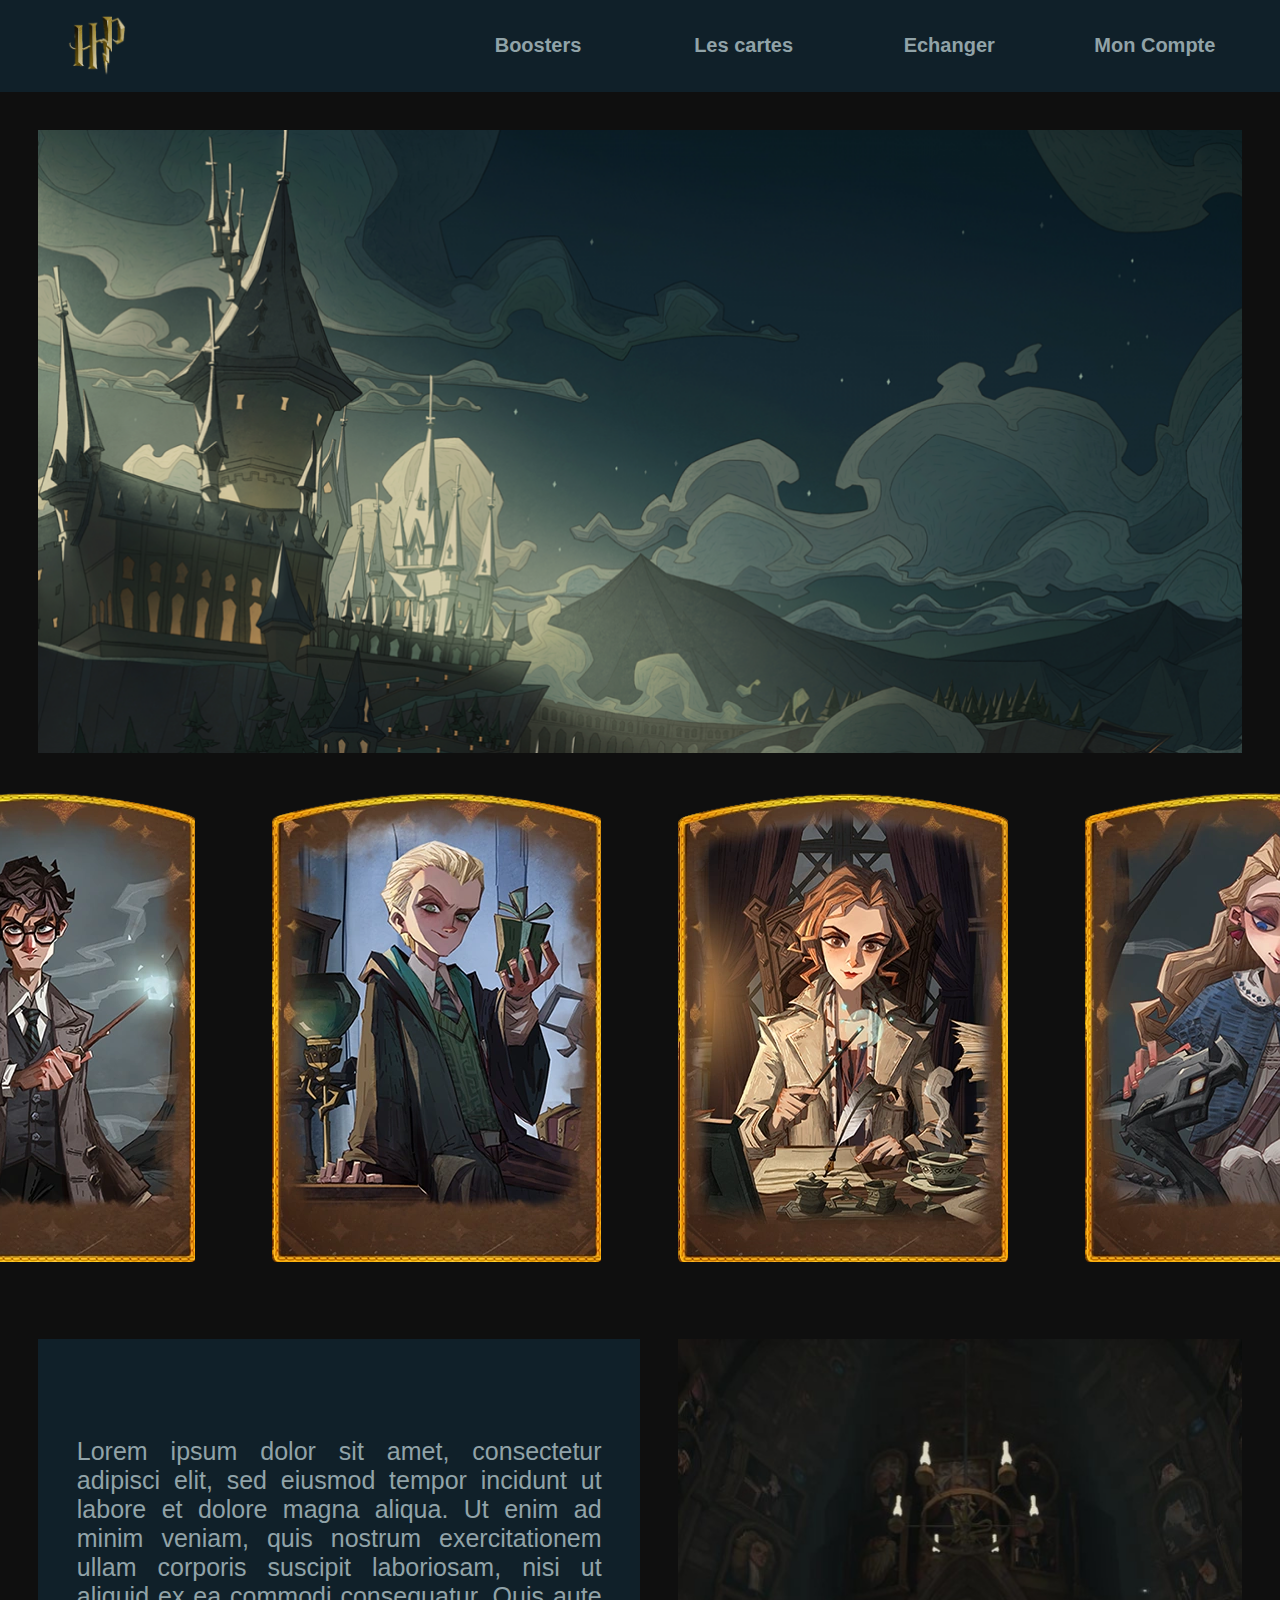
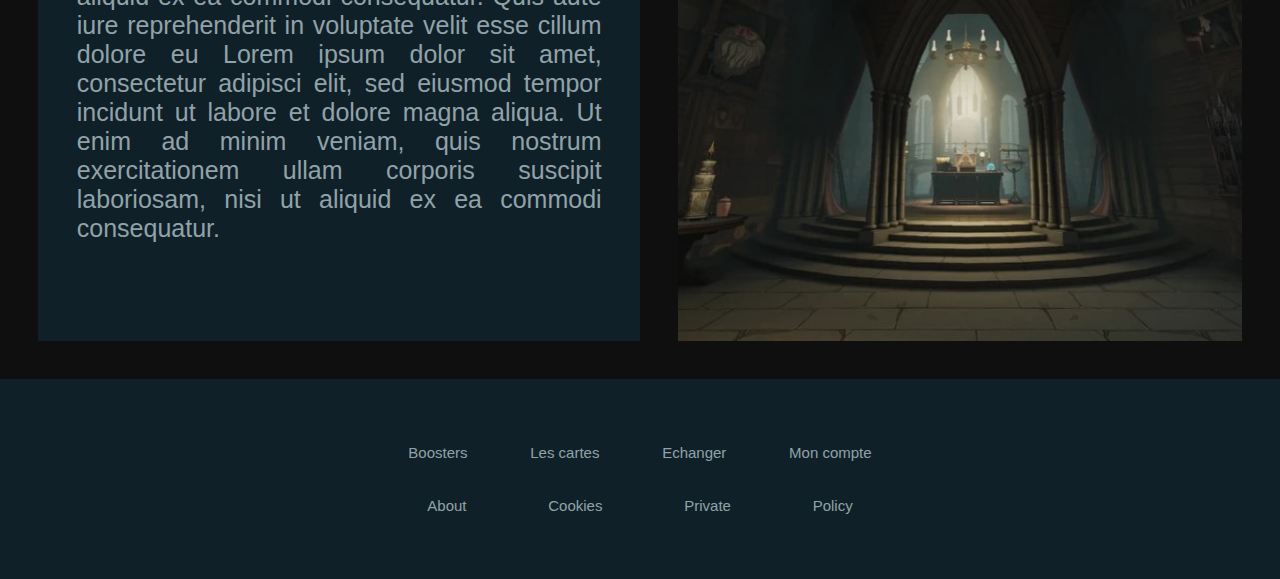
<file: HpCards/index.html>
<html>

    <head>

        <link rel="stylesheet" href="style.css">
        <meta charset="utf-8">
        <meta name="viewport" content="width=device-width, initial-scale=1.0">
        <link rel="stylesheet" href="https://cdnjs.cloudflare.com/ajax/libs/font-awesome/6.5.1/css/all.min.css">

    </head>

    <body>

        <nav>

            <div id="wrap" class="wrap">
                <a href="index.html"><img src="media/Hp-logo.png" alt="logo" class="logo" ></a>
    
                <a class="active" href="#"><i class="fa fa-fw fa-home"></i></a>
    
    
                <ul class="menu_deroulant">
                    <li>
                        <a href="boosters.html">Boosters</a>
                    </li>
                    <li>
                        <a href="lescartes.html">Les cartes</a>
                    </li>
                    <li>
                        <a href="connexion.html">Echanger</a>
                    </li>
                    <li>
                        <a href="connexion.html">Mon Compte</a>
                        <ul class="deroulant">
                            <li><a href="connexion.html">Se connecter</a></li>
                            <li><a href="#">Mes échanges</a></li>
                            <li><a href="#">Mon deck</a></li>
                            <li><a href="#">Paramètres</a></li>
                        </ul>
                    </li>
                </ul>
            </div>

        </nav>

        <div class="flex-container2">
            <img src="media/HP-crop.png" alt="Banner" class="img-responsive">
        </div>

        <div class="flex-container3">
            <img src="media/Harry_Potter_Card.webp" alt="Banner" class="cards">
            <img src="media/Malfoy_Gang_Card.webp" alt="Banner" class="cards">
            <img src="media/Hermione_Granger_Card.webp" alt="Banner" class="cards">
            <img src="media/Luna_Lovegood_Card.webp" alt="Banner" class="cards">
        </div>

        <div class="flex-container5">
            <div class="flex-container4">
                <p>
                    Lorem ipsum dolor sit amet, consectetur adipisci elit, 
                    sed eiusmod tempor incidunt ut labore et dolore magna aliqua. 
                    Ut enim ad minim veniam, quis nostrum exercitationem ullam corporis 
                    suscipit laboriosam, nisi ut aliquid ex ea commodi consequatur. 
                    Quis aute iure reprehenderit in voluptate velit esse cillum dolore eu 
                    Lorem ipsum dolor sit amet, consectetur adipisci elit, 
                    sed eiusmod tempor incidunt ut labore et dolore magna aliqua. 
                    Ut enim ad minim veniam, quis nostrum exercitationem ullam corporis 
                    suscipit laboriosam, nisi ut aliquid ex ea commodi consequatur. 
                </p>
            </div>
            <img class="Text" src="media/The_Headmistress'_Office.jpg" alt="pic">
        </div>

        <footer>

            <ul class="footer_menu">
                <li><a href="boosters.html">Boosters</a></li>
                <li><a href="lescartes.html">Les cartes</a></li>
                <li><a href="connexion.html">Echanger</a></li>
                <li><a href="connexion.html">Mon compte</a></li>
            </ul>

            <ul class="footer">
                <li><a href="">About</a></li>
                <li><a href="">Cookies</a></li>
                <li><a href="">Private</a></li>
                <li><a href="">Policy</a></li>
            </ul>


        </footer>
    </body>

</html>
</file>
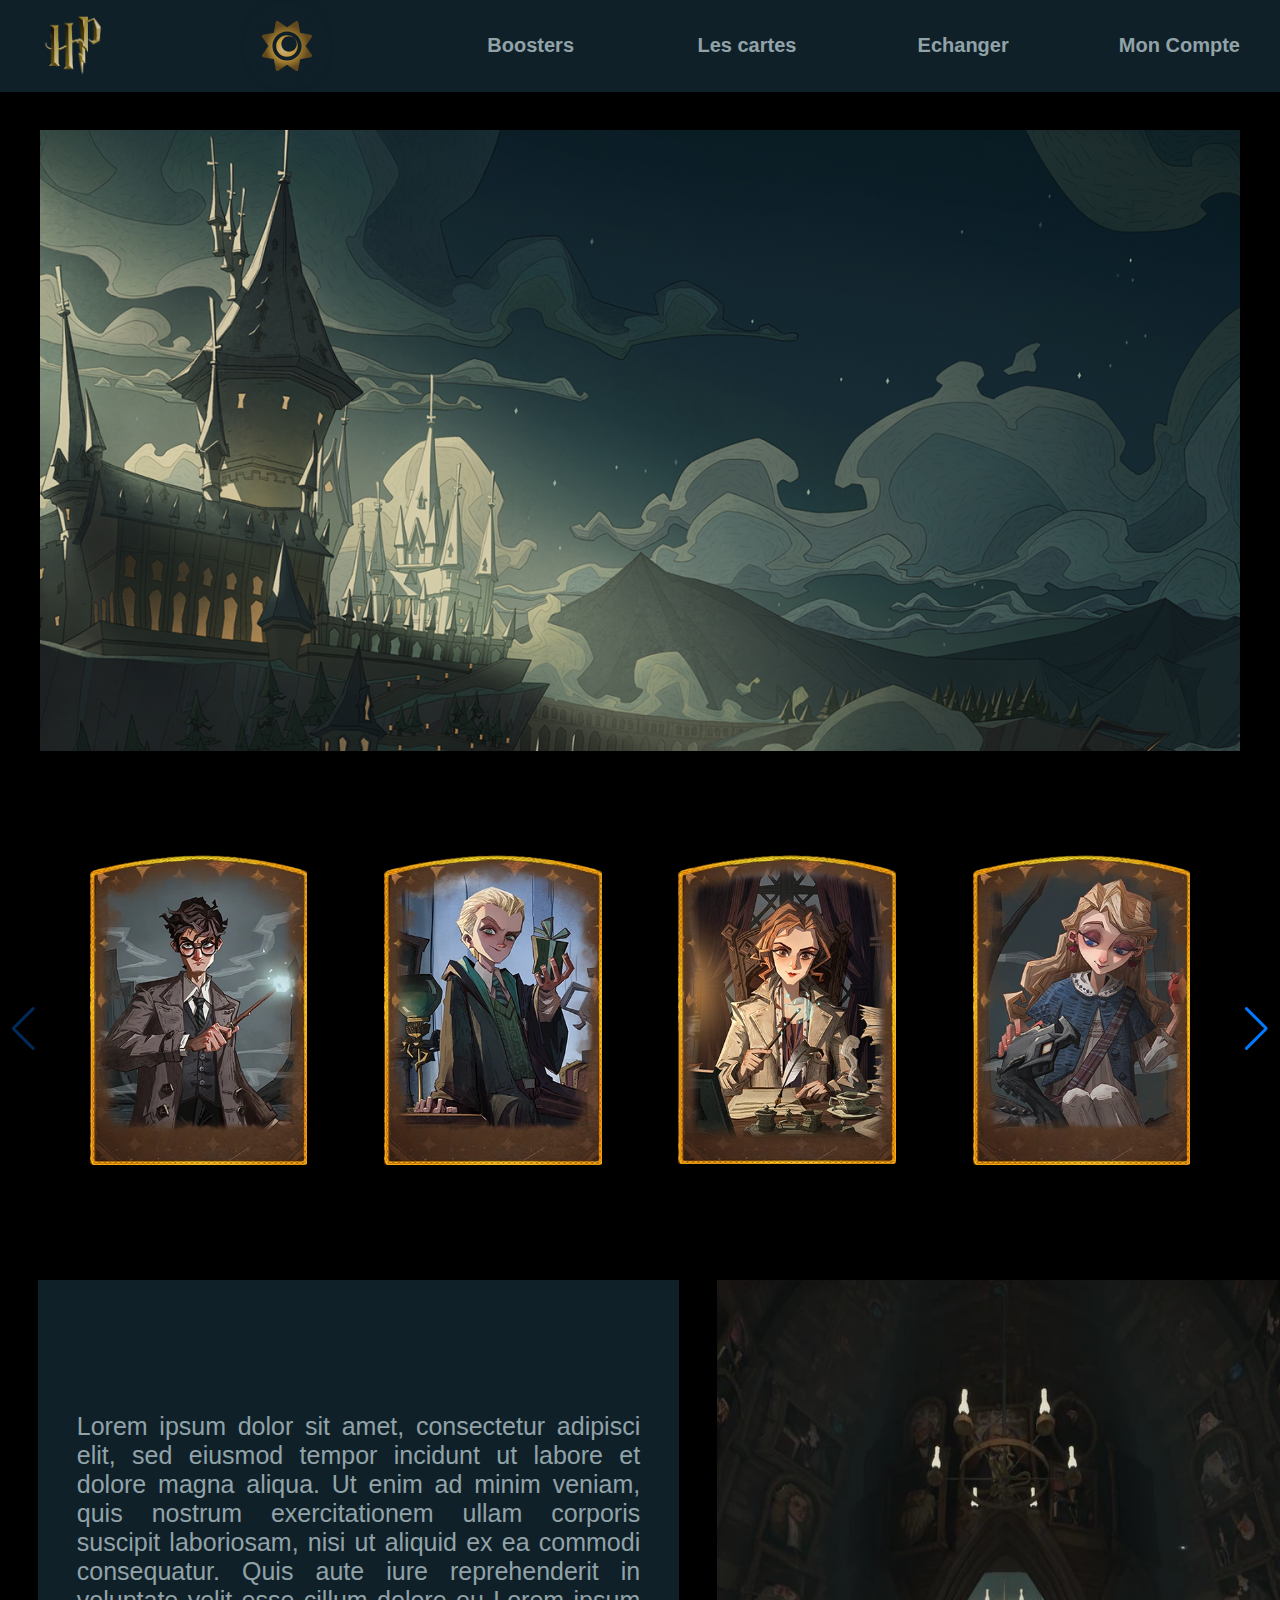
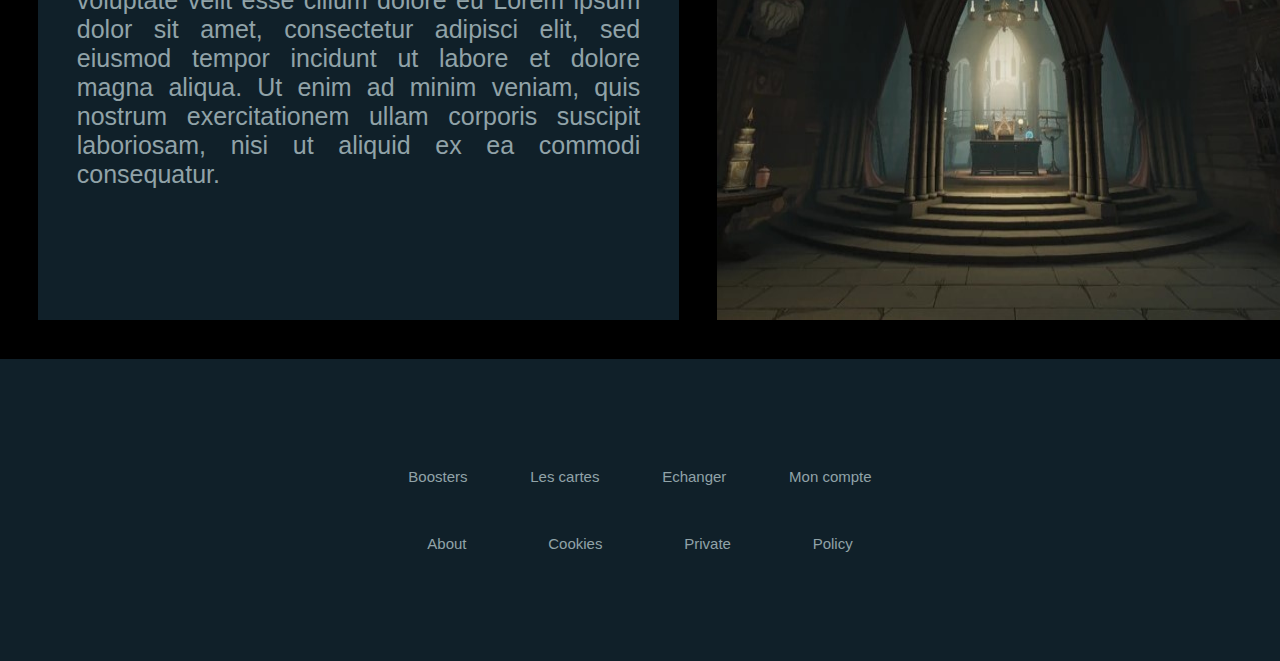
<file: HpJs/index.html>
<!DOCTYPE HTML>

<head>
    <meta charset="utf-8">
    <link rel="stylesheet" href="https://cdn.jsdelivr.net/npm/swiper@11/swiper-bundle.min.css" />
    <link rel="stylesheet" href="style.css">
    <meta name="viewport" content="width=device-width, initial-scale=1, minimum-scale=1, maximum-scale=1" />
    <link rel="stylesheet" href="https://cdnjs.cloudflare.com/ajax/libs/font-awesome/6.5.1/css/all.min.css">
    <link rel="stylesheet" href="https://cdn.jsdelivr.net/npm/swiper@11/swiper-bundle.min.css" />

</head>

<body> 

    <nav class="nav">

        
        <a href="index.html" class="text"><img src="medias/Hp-logo.png" alt="logo" class="logo" ></a>

        <!--
        <button class="buttonDark" onclick="lightMode()"></button>
        -->

        <img class="darkLight" src="medias/darkLight2.svg"  onclick="lightMode()">


        <a class="active" href="#"><i class="fa fa-fw fa-home"></i></a>        

        

        <ul class="menu_deroulant">
            <li>
                <a href="boosters.html" class="text">Boosters</a>
            </li>
            <li>
                <a href="lescartes.html" class="text">Les cartes</a>
            </li>
            <li>
                <a href="connexion.html" class="text">Echanger</a>
            </li>
            <li>
                <a href="connexion.html" class="text">Mon Compte</a>
                
                <ul class="deroulant">
                    <li><a href="connexion.html" class="text">Se connecter</a></li>
                    <li><a href="#" class="text">Mes échanges</a></li>
                    <li><a href="#" class="text">Mon deck</a></li>
                    <li><a href="#" class="text">Paramètres</a></li>
                </ul>
            
            </li>
        </ul>

    </nav>

    
    <!-- Swiper --> 
    <div class="flex-container1">
        <img src="medias/HP-crop.png" alt="Banner" class="img-responsive">
    </div>

    <div class="flex-container2" class="everything">
        <div class="swiper mySwiper">
            <div class="swiper-wrapper" >
                <div class="swiper-slide">        
                    <div class="flex-container3" class="everything">
                        <img src="medias/Harry_Potter_Card.webp" alt="Banner" class="cards">
                        <img src="medias/Malfoy_Gang_Card.webp" alt="Banner" class="cards">
                        <img src="medias/Hermione_Granger_Card.webp" alt="Banner" class="cards">
                        <img src="medias/Luna_Lovegood_Card.webp" alt="Banner" class="cards">
                    </div>                
                </div>
                <div class="swiper-slide">        
                    <div class="flex-container3" class="everything">
                        <img src="medias/Harry_Potter_Card.webp" alt="Banner" class="cards">
                        <img src="medias/Malfoy_Gang_Card.webp" alt="Banner" class="cards">
                        <img src="medias/Hermione_Granger_Card.webp" alt="Banner" class="cards">
                        <img src="medias/Luna_Lovegood_Card.webp" alt="Banner" class="cards">
                    </div>                
                </div>
                <div class="swiper-slide">        
                    <div class="flex-container3" class="everything">
                        <img src="medias/Harry_Potter_Card.webp" alt="Banner" class="cards">
                        <img src="medias/Malfoy_Gang_Card.webp" alt="Banner" class="cards">
                        <img src="medias/Hermione_Granger_Card.webp" alt="Banner" class="cards">
                        <img src="medias/Luna_Lovegood_Card.webp" alt="Banner" class="cards">
                    </div>                
                </div>

            </div>
            <div class="swiper-button-next"></div>
            <div class="swiper-button-prev"></div>
        </div>
    
    </div>

    
    <div class="flex-container5">
        <div class="flex-container4" >
            <p>
                Lorem ipsum dolor sit amet, consectetur adipisci elit, 
                sed eiusmod tempor incidunt ut labore et dolore magna aliqua. 
                Ut enim ad minim veniam, quis nostrum exercitationem ullam corporis 
                suscipit laboriosam, nisi ut aliquid ex ea commodi consequatur. 
                Quis aute iure reprehenderit in voluptate velit esse cillum dolore eu 
                Lorem ipsum dolor sit amet, consectetur adipisci elit, 
                sed eiusmod tempor incidunt ut labore et dolore magna aliqua. 
                Ut enim ad minim veniam, quis nostrum exercitationem ullam corporis 
                suscipit laboriosam, nisi ut aliquid ex ea commodi consequatur. 
            </p>
        </div>
        <img class="Text" src="medias/The_Headmistress'_Office.jpg" alt="pic">
    </div>

    <footer class="every">

        <ul class="footer_menu">
            <li><a href="boosters.html">Boosters</a></li>
            <li><a href="lescartes.html">Les cartes</a></li>
            <li><a href="connexion.html">Echanger</a></li>
            <li><a href="connexion.html">Mon compte</a></li>
        </ul>

        <ul class="footer">
            <li><a href="">About</a></li>
            <li><a href="">Cookies</a></li>
            <li><a href="">Private</a></li>
            <li><a href="">Policy</a></li>
        </ul>


    </footer>



    <script src="https://cdn.jsdelivr.net/npm/swiper@11/swiper-bundle.min.js"></script>
    <script src="main.js"></script>
</body>
</file>
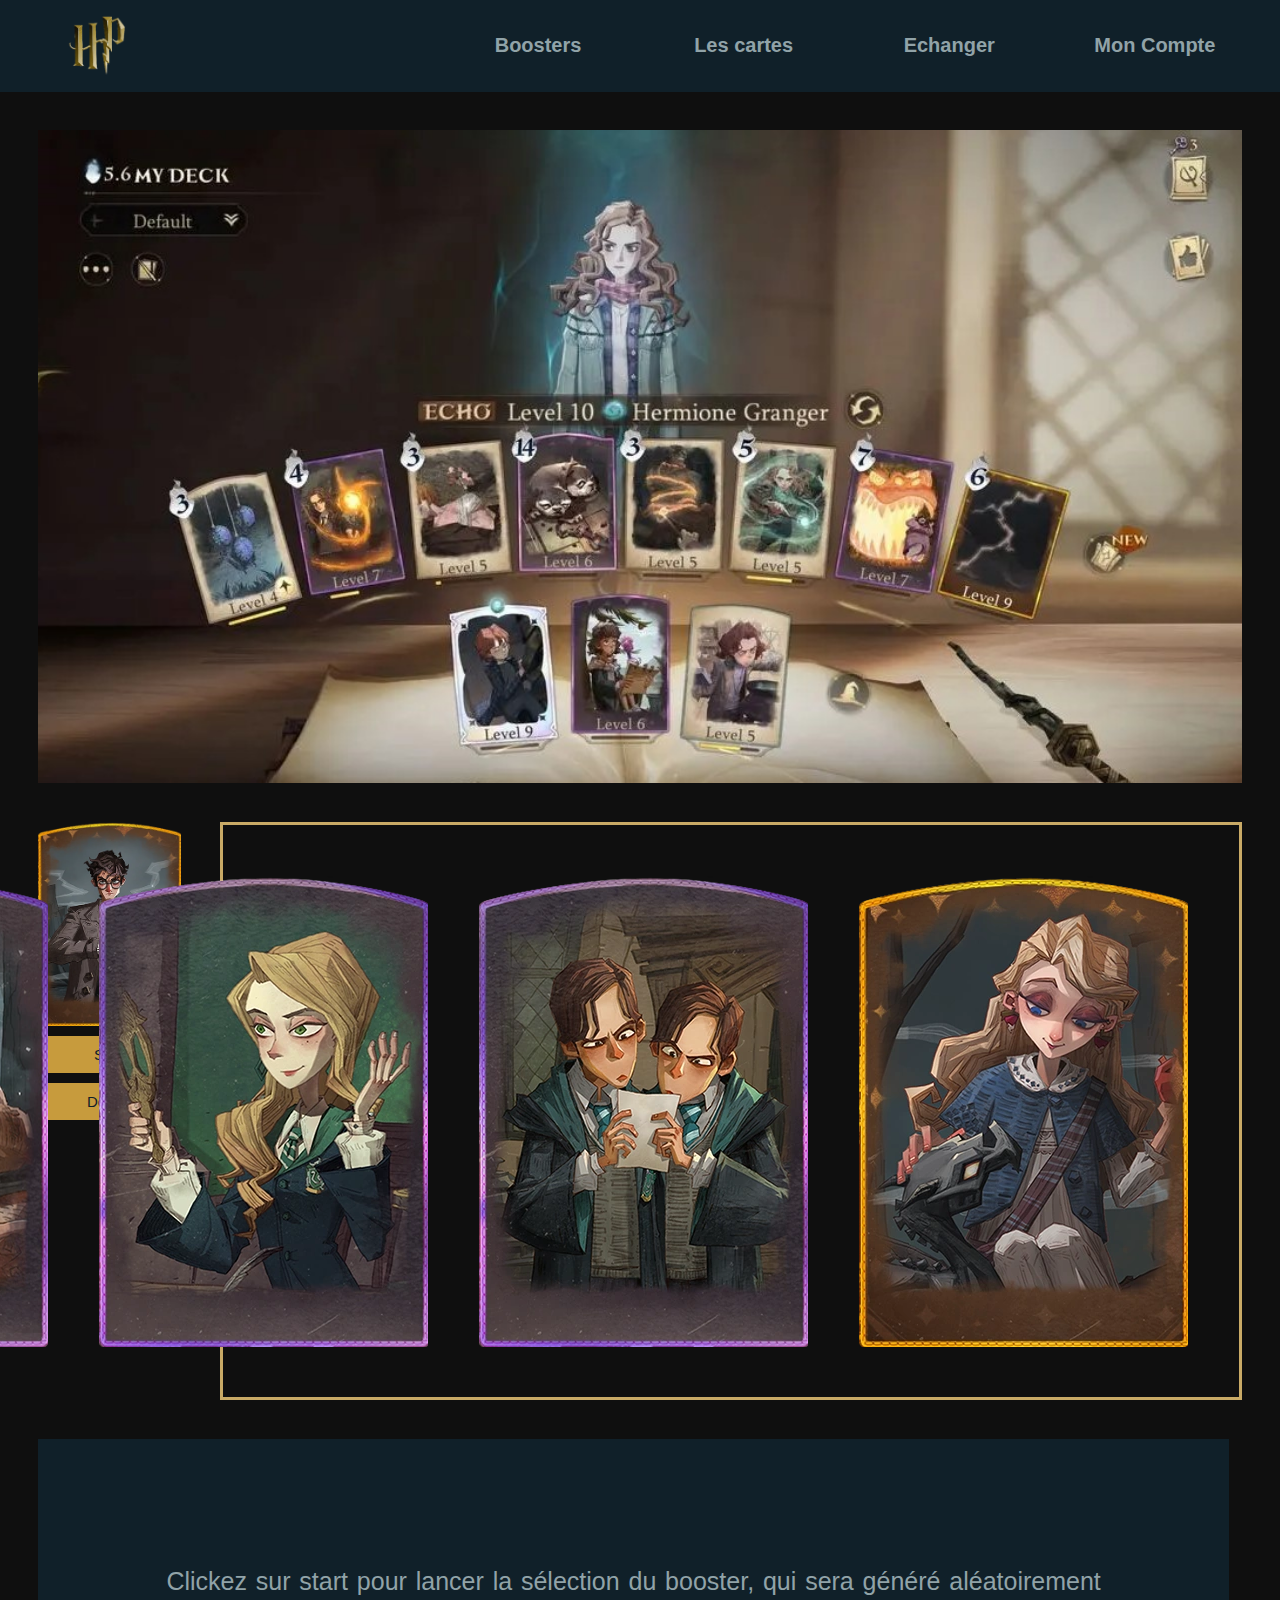
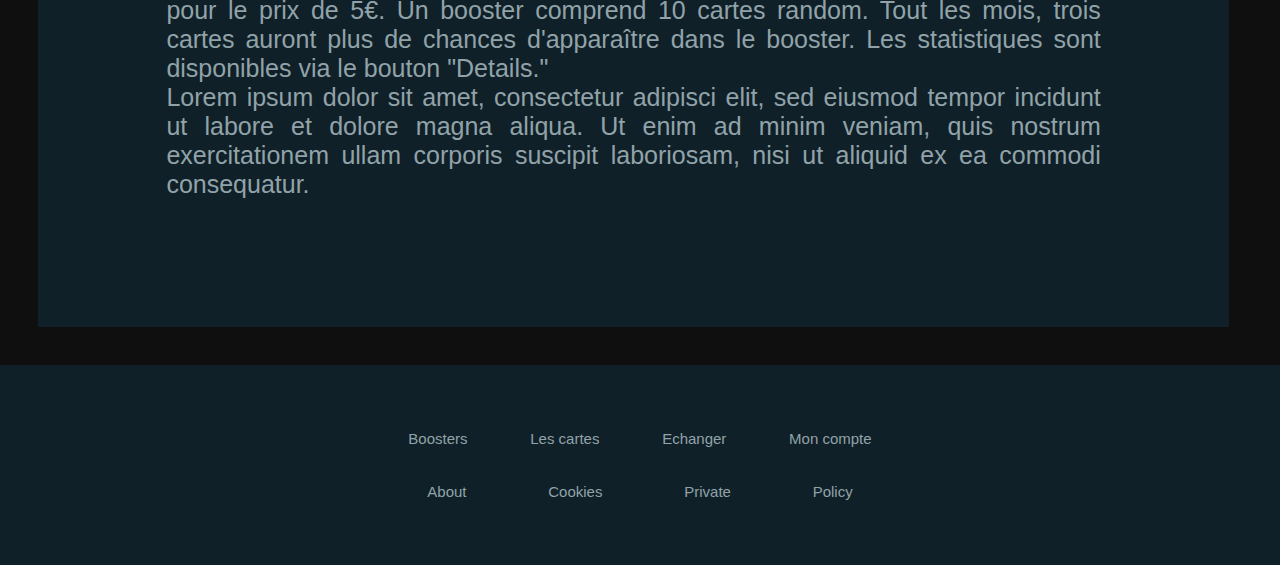
<file: HpCards/boosters.html>
<html>
    <head>

        <link rel="stylesheet" href="style.css">
        <meta charset="utf-8">
        <meta name="viewport" content="width=device-width, initial-scale=1.0">
        <link rel="stylesheet" href="https://cdnjs.cloudflare.com/ajax/libs/font-awesome/6.5.1/css/all.min.css">


    </head>
    <body>

        <nav>

            <div id="wrap" class="wrap">
                <a href="index.html"><img src="media/Hp-logo.png" alt="logo" class="logo" ></a>
    
                <a class="active" href="#"><i class="fa fa-fw fa-home"></i></a>
    
    
                <ul class="menu_deroulant">
                    <li>
                        <a href="boosters.html">Boosters</a>
                    </li>
                    <li>
                        <a href="lescartes.html">Les cartes</a>
                    </li>
                    <li>
                        <a href="connexion.html">Echanger</a>
                    </li>
                    <li>
                        <a href="connexion.html">Mon Compte</a>
                        <ul class="deroulant">
                            <li><a href="connexion.html">Se connecter</a></li>
                            <li><a href="#">Mes échanges</a></li>
                            <li><a href="#">Mon deck</a></li>
                            <li><a href="#">Paramètres</a></li>
                        </ul>
                    </li>
                </ul>
            </div>

        </nav>

        <div class="flex-container2">
            <img src="media/Hp-decks.jpg" alt="Banner" class="img-responsive">
        </div>

        <div class="flex-container7">
            <div class="booster_gacha">
                <img src="media/Harry_Potter_Card.webp" alt="Banner" class="booster">
                <a href="connexion.html" class="button"> Start </a>
                <a href="#" class="button"> Détails </a>
            </div>
            <div class="gacha_cards">
                    <img src="media/Rubeus_Hagrid_Card.webp" alt="Banner" class="cards2">
                    <img src="media/Grawp_Card.webp" alt="Banner" class="cards2">
                    <img src="media/Cassandra_Vole_Card.webp" alt="Banner" class="cards2">
                    <img src="media/Frey_Twins_Card.webp" alt="Banner" class="cards2">
                    <img src="media/Luna_Lovegood_Card.webp" alt="Banner" class="luna">
            </div>
        </div>


        <div class="Text_booster">
            <p class="t_1">
                Clickez sur start pour lancer la sélection du booster, qui sera généré aléatoirement pour le prix de 5€.
                Un booster comprend 10 cartes random. Tout les mois, trois cartes auront plus de chances d'apparaître dans le booster.
                Les statistiques sont disponibles via le bouton "Details."
            </p>
            <p class="t_2">
                Lorem ipsum dolor sit amet, consectetur adipisci elit, 
                sed eiusmod tempor incidunt ut labore et dolore magna aliqua. 
                Ut enim ad minim veniam, quis nostrum exercitationem ullam corporis 
                suscipit laboriosam, nisi ut aliquid ex ea commodi consequatur.
            </p>
        </div>


        <footer>

            <ul class="footer_menu">
                <li><a href="boosters.html">Boosters</a></li>
                <li><a href="lescartes.html">Les cartes</a></li>
                <li><a href="connexion.html">Echanger</a></li>
                <li><a href="connexion.html">Mon compte</a></li>
            </ul>

            <ul class="footer">
                <li><a href="">About</a></li>
                <li><a href="">Cookies</a></li>
                <li><a href="">Private</a></li>
                <li><a href="">Policy</a></li>
            </ul>


        </footer>
    </body>

</html>
</file>
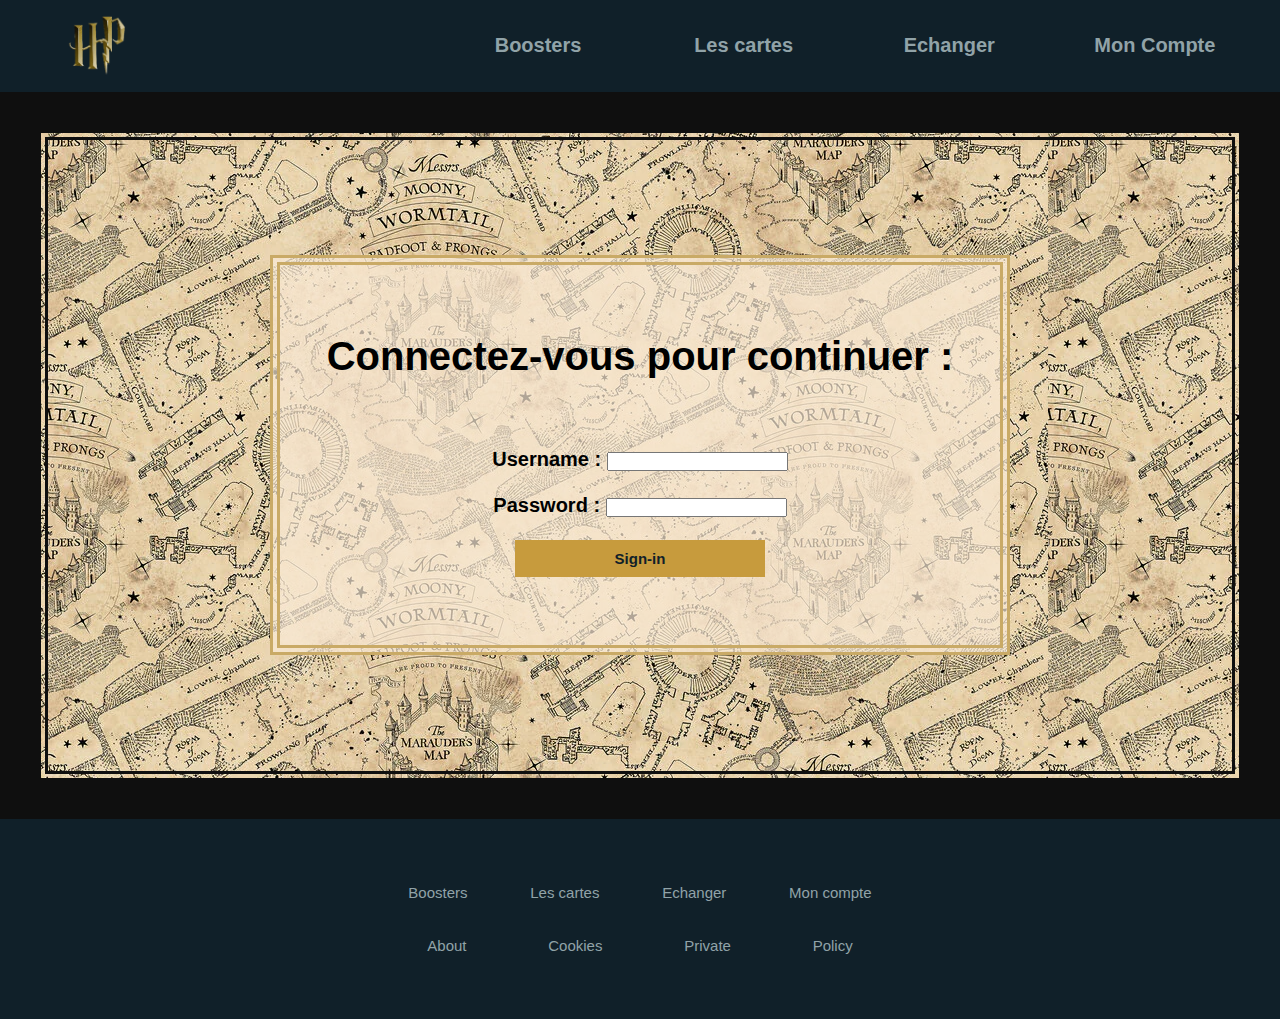
<file: HpCards/connexion.html>
<html>
    <head>

        <link rel="stylesheet" href="style.css">
        <meta charset="utf-8">
        <meta name="viewport" content="width=device-width, initial-scale=1.0">
        <link rel="stylesheet" href="https://cdnjs.cloudflare.com/ajax/libs/font-awesome/6.5.1/css/all.min.css">
        
    </head>

    <body>
        
        <nav>

            <div id="wrap" class="wrap">
                <a href="index.html"><img src="media/Hp-logo.png" alt="logo" class="logo" ></a>
    
                <a class="active" href="#"><i class="fa fa-fw fa-home"></i></a>
    
    
                <ul class="menu_deroulant">
                    <li>
                        <a href="boosters.html">Boosters</a>
                    </li>
                    <li>
                        <a href="lescartes.html">Les cartes</a>
                    </li>
                    <li>
                        <a href="connexion.html">Echanger</a>
                    </li>
                    <li>
                        <a href="connexion.html">Mon Compte</a>
                        <ul class="deroulant">
                            <li><a href="connexion.html">Se connecter</a></li>
                            <li><a href="#">Mes échanges</a></li>
                            <li><a href="#">Mon deck</a></li>
                            <li><a href="#">Paramètres</a></li>
                        </ul>
                    </li>
                </ul>
            </div>

        </nav>

        <div class="connexion">

            <div class="bckg">
                <h1> Connectez-vous pour continuer :</h1>

                <form action="#" method="get" class="form">
                    <label for="username">Username :</label>
                    <input type="text" id="username" name="username"><br><br>
                    <label for="password">Password :</label>
                    <input type="text" id="password" name="password"><br><br>
                    <input type="submit" value="Sign-in" class="submit">
    
                </form>
            </div>

        </div>

        <footer>

            <ul class="footer_menu">
                <li><a href="boosters.html">Boosters</a></li>
                <li><a href="lescartes.html">Les cartes</a></li>
                <li><a href="connexion.html">Echanger</a></li>
                <li><a href="connexion.html">Mon compte</a></li>
            </ul>

            <ul class="footer">
                <li><a href="">About</a></li>
                <li><a href="">Cookies</a></li>
                <li><a href="">Private</a></li>
                <li><a href="">Policy</a></li>
            </ul>


        </footer>

    </body>
</html>
</file>
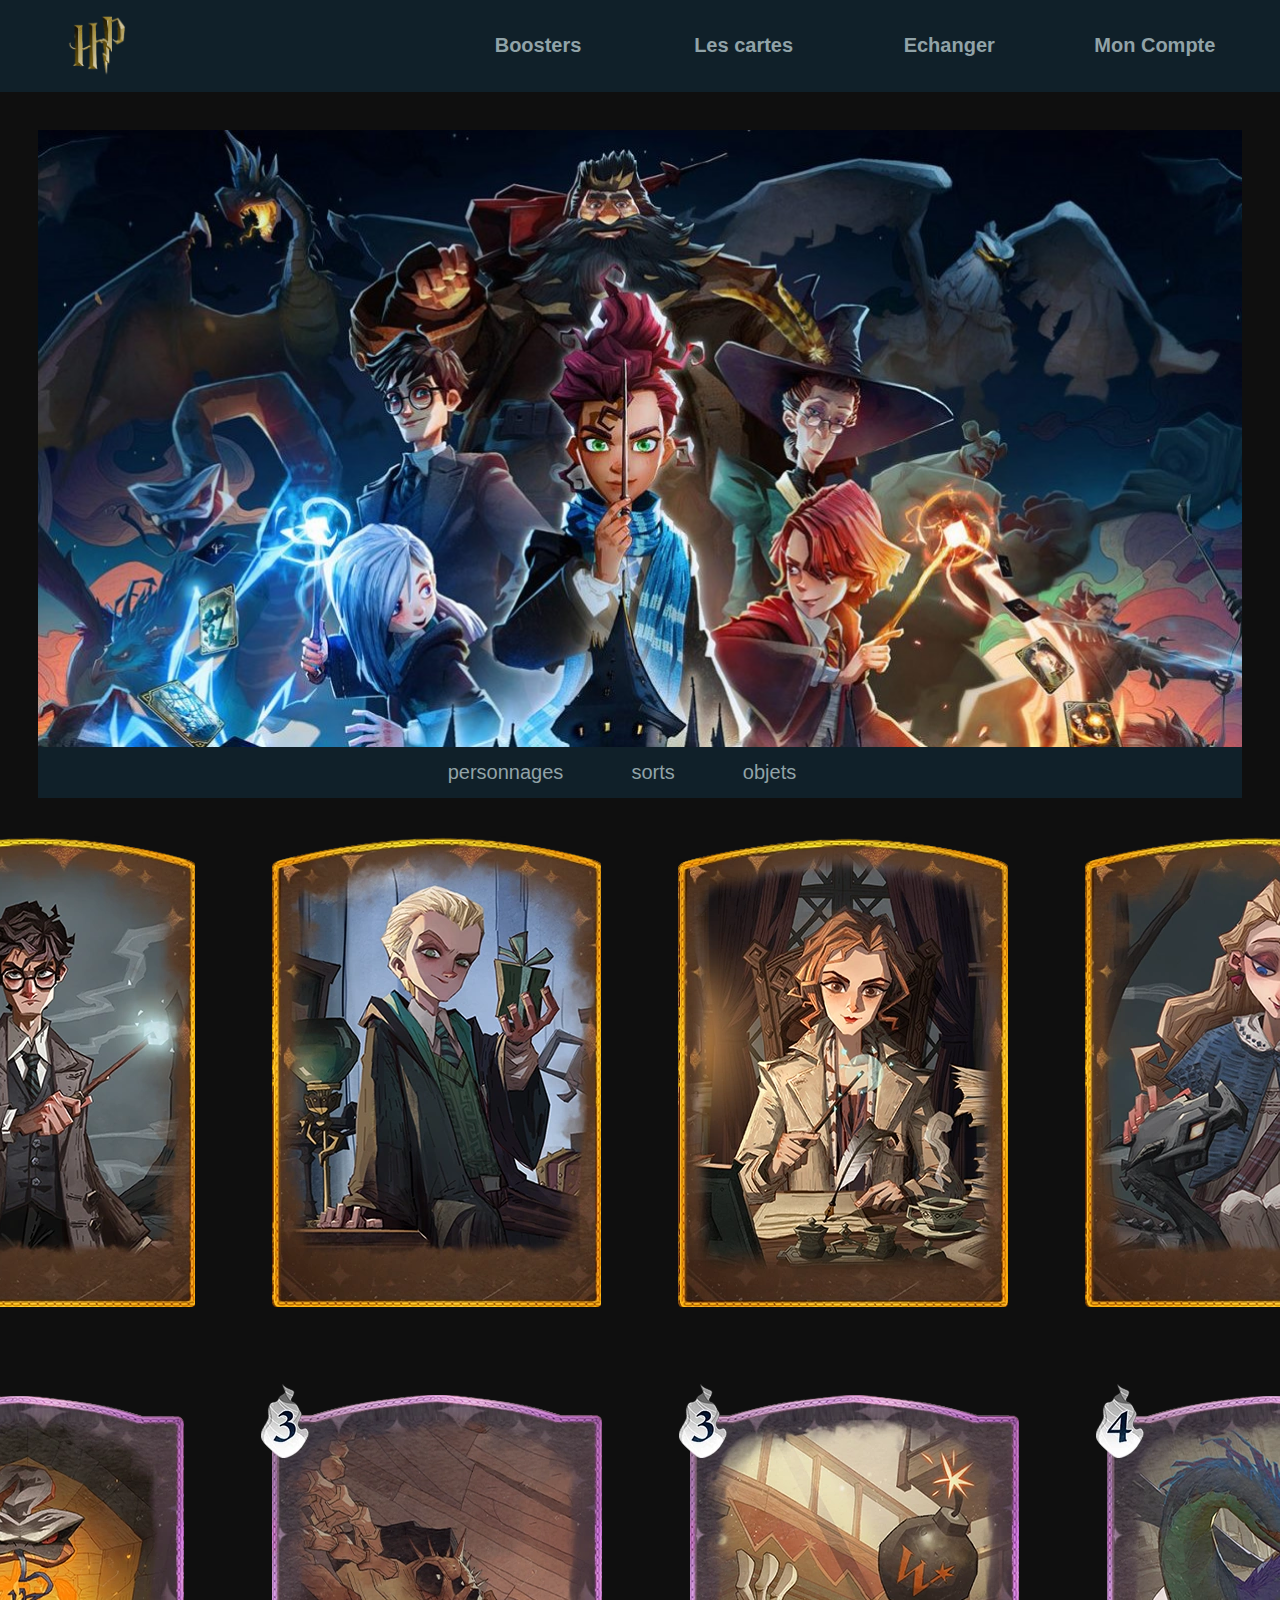
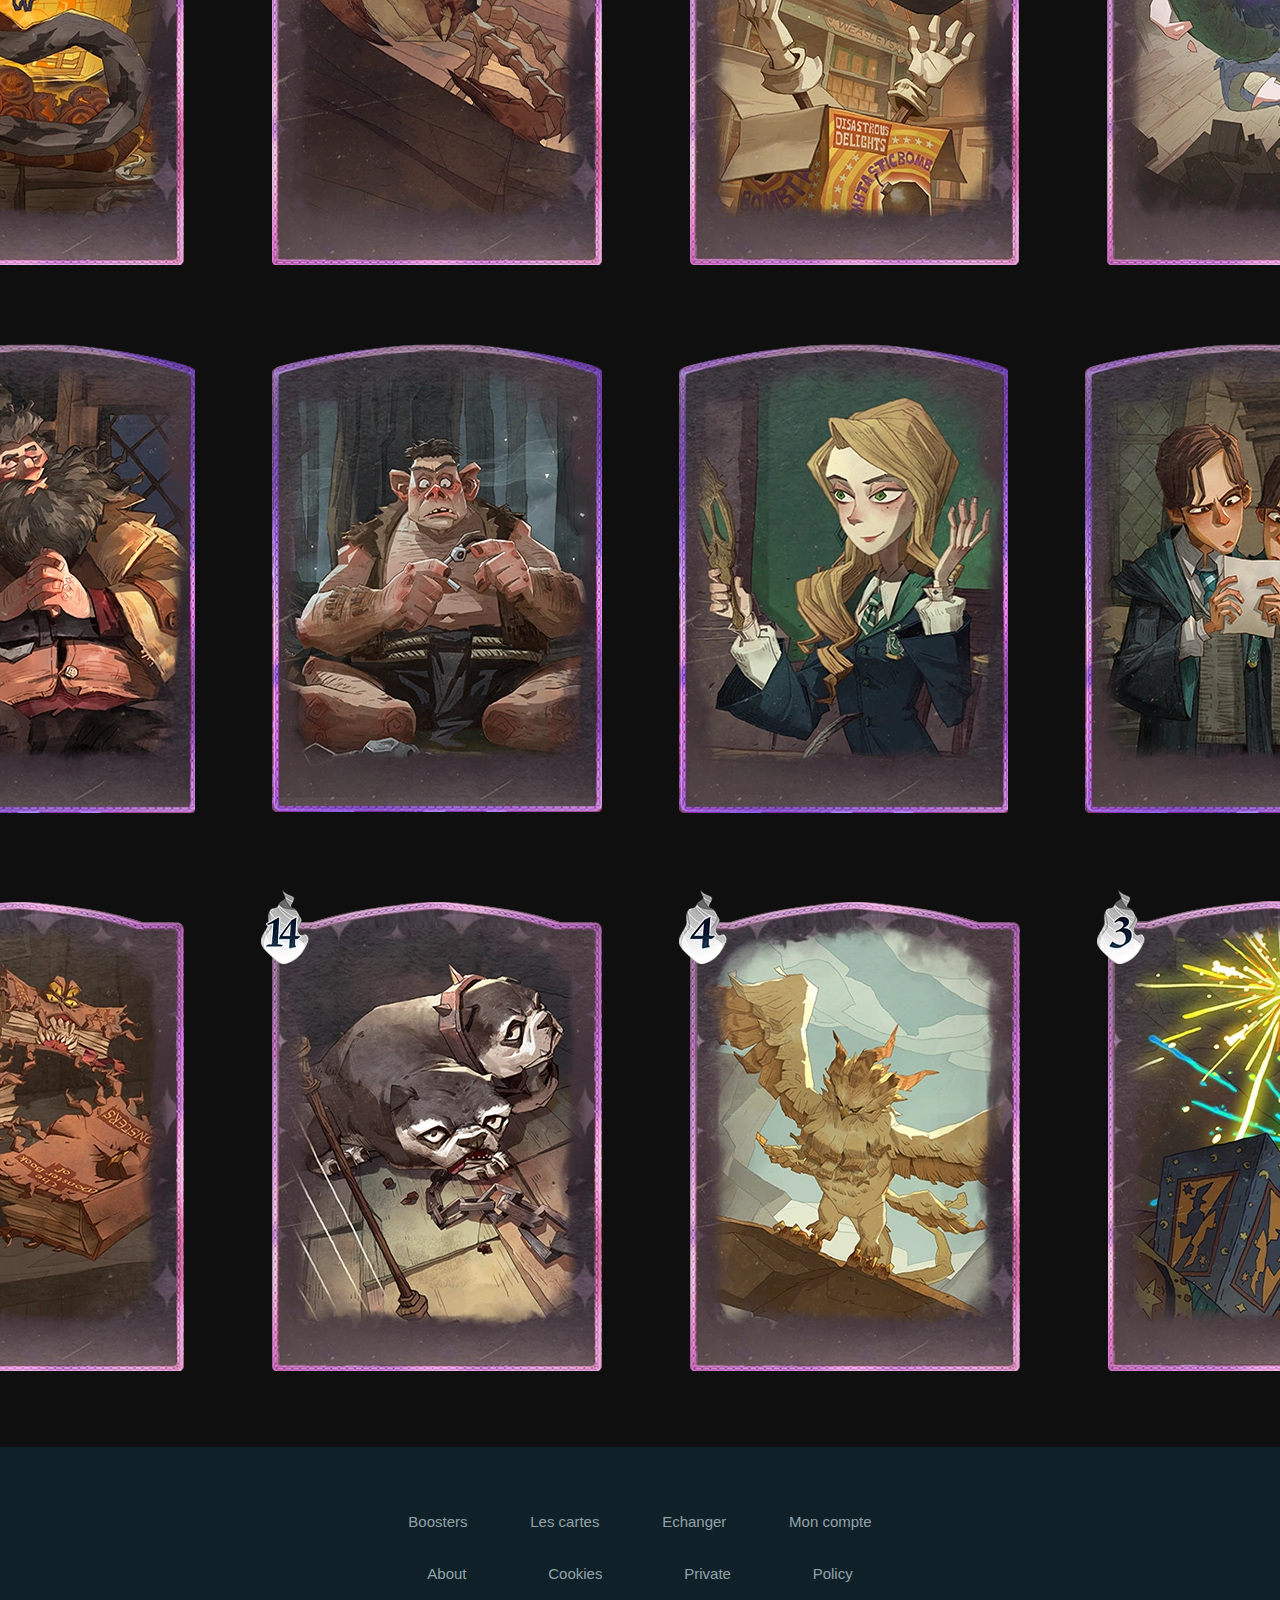
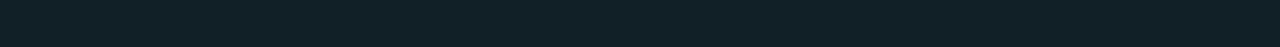
<file: HpCards/lescartes.html>
<html>
    <head>

        <link rel="stylesheet" href="style.css">
        <meta charset="utf-8">
        <meta name="viewport" content="width=device-width, initial-scale=1.0">
        <link rel="stylesheet" href="https://cdnjs.cloudflare.com/ajax/libs/font-awesome/6.5.1/css/all.min.css">


    </head>
    <body>

        <nav>

            <div id="wrap" class="wrap">
                <a href="index.html"><img src="media/Hp-logo.png" alt="logo" class="logo" ></a>
    
                <a class="active" href="#"><i class="fa fa-fw fa-home"></i></a>
    
    
                <ul class="menu_deroulant">
                    <li>
                        <a href="boosters.html">Boosters</a>
                    </li>
                    <li>
                        <a href="lescartes.html">Les cartes</a>
                    </li>
                    <li>
                        <a href="connexion.html">Echanger</a>
                    </li>
                    <li>
                        <a href="connexion.html">Mon Compte</a>
                        <ul class="deroulant">
                            <li><a href="connexion.html">Se connecter</a></li>
                            <li><a href="#">Mes échanges</a></li>
                            <li><a href="#">Mon deck</a></li>
                            <li><a href="#">Paramètres</a></li>
                        </ul>
                    </li>
                </ul>
            </div>

        </nav>

        <div class="flex-container2">
            <img src="media/Hp-image.jpg" alt="Banner" class="img-responsive">
        </div>


        <div class="filtre">
            <ul class="filtre-text">
                <li class="li">personnages</li>
                <li class="li">sorts</li>
                <li class="li">objets</li>
            </ul>
        </div>

        <div class="flex-container3">
            <img src="media/Harry_Potter_Card.webp" alt="Banner" class="cards">
            <img src="media/Malfoy_Gang_Card.webp" alt="Banner" class="cards">
            <img src="media/Hermione_Granger_Card.webp" alt="Banner" class="cards">
            <img src="media/Luna_Lovegood_Card.webp" alt="Banner" class="cards">
        </div>
        <div class="flex-container3">
            <img src="media/Card_Ashwinder.webp" alt="Banner" class="cards">
            <img src="media/Card_Baby_Manticores.webp" alt="Banner" class="cards">
            <img src="media/Card_Bombtastic_Bomb_Box.webp" alt="Banner" class="cards">
            <img src="media/Occamy_Card.webp" alt="Banner" class="cards">
        </div>
        <div class="flex-container3">
            <img src="media/Rubeus_Hagrid_Card.webp" alt="Banner" class="cards">
            <img src="media/Grawp_Card.webp" alt="Banner" class="cards">
            <img src="media/Cassandra_Vole_Card.webp" alt="Banner" class="cards">
            <img src="media/Frey_Twins_Card.webp" alt="Banner" class="cards">
        </div>
        <div class="flex-container3">
            <img src="media/Stack_of_Monster_Book_of_Monsters_Card.webp" alt="Banner" class="cards">
            <img src="media/Three-Headed_Puppy_Card.webp" alt="Banner" class="cards">
            <img src="media/Thunderbird_Card.webp" alt="Banner" class="cards">
            <img src="media/Weasley's_Firework_Box_Card.webp" alt="Banner" class="cards">
        </div>

        <footer>

            <ul class="footer_menu">
                <li><a href="boosters.html">Boosters</a></li>
                <li><a href="lescartes.html">Les cartes</a></li>
                <li><a href="connexion.html">Echanger</a></li>
                <li><a href="connexion.html">Mon compte</a></li>
            </ul>

            <ul class="footer">
                <li><a href="">About</a></li>
                <li><a href="">Cookies</a></li>
                <li><a href="">Private</a></li>
                <li><a href="">Policy</a></li>
            </ul>


        </footer>
    </body>

</html>
</file>
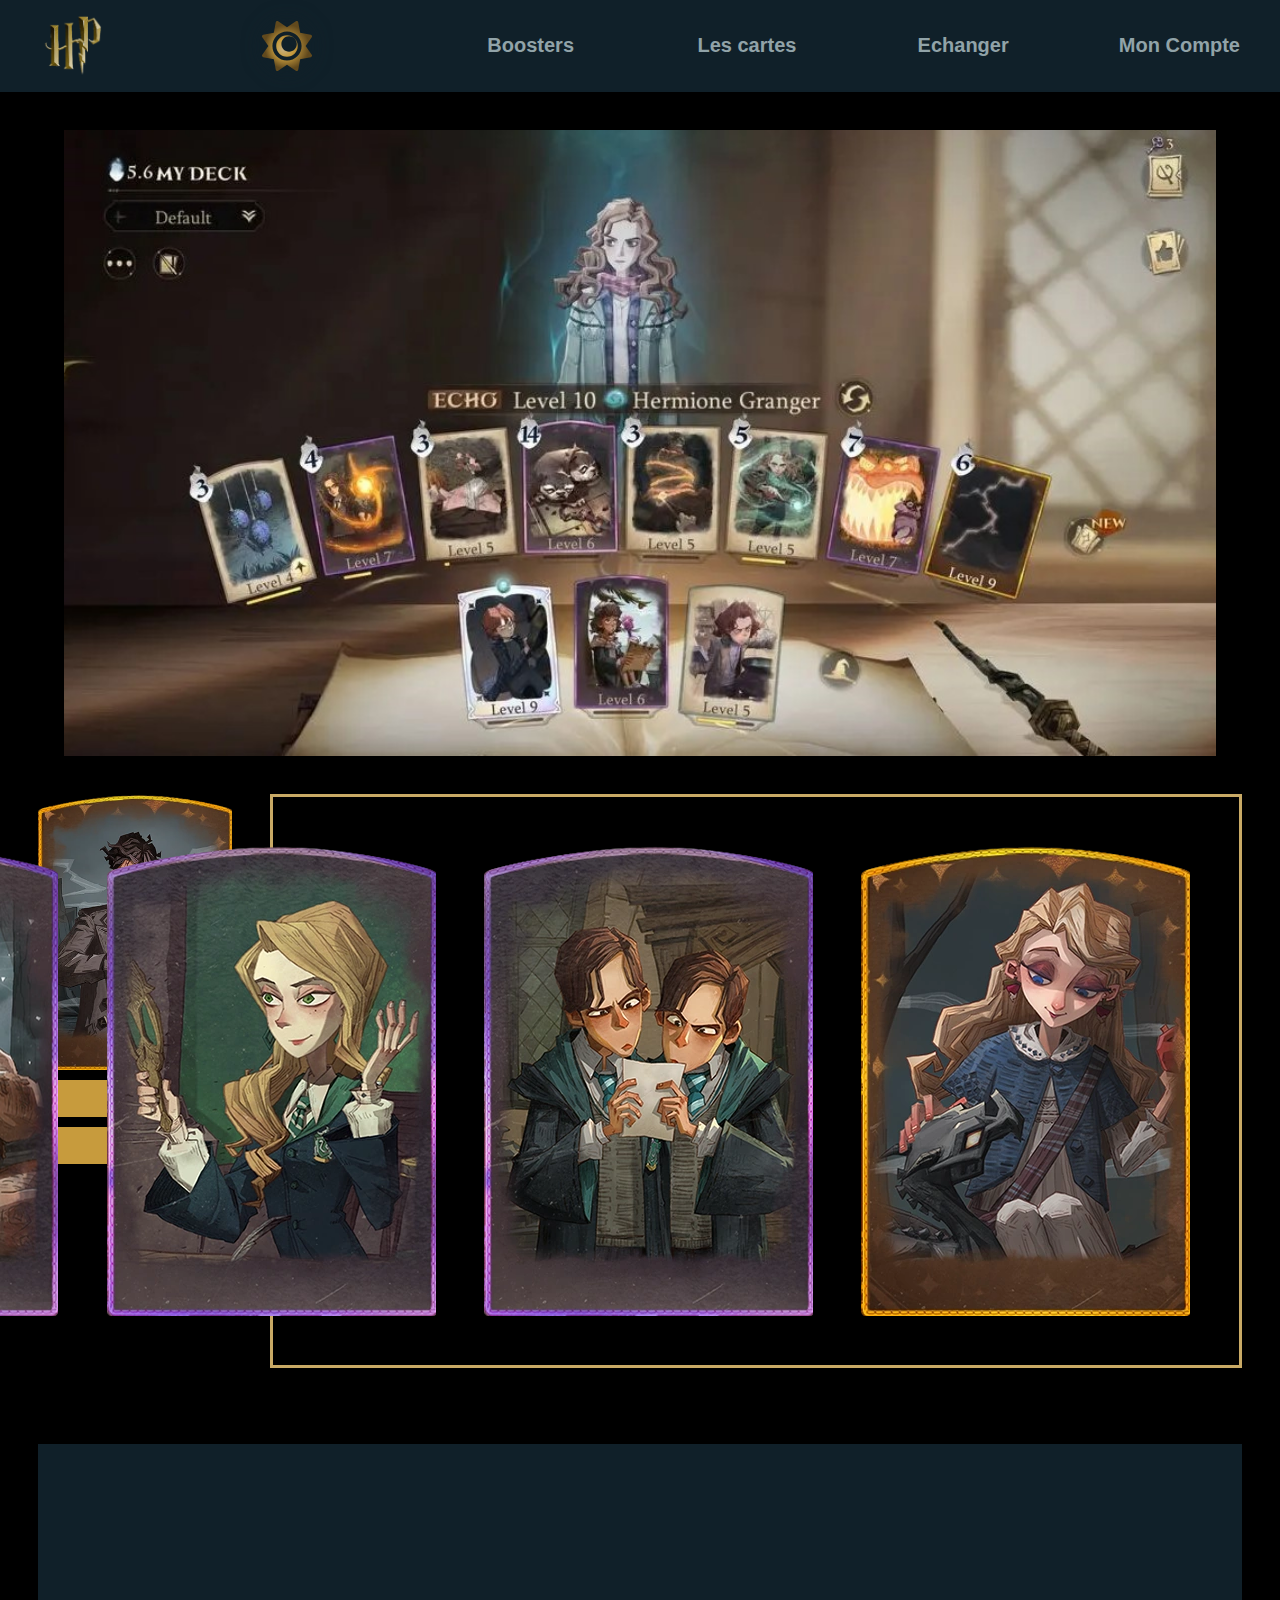
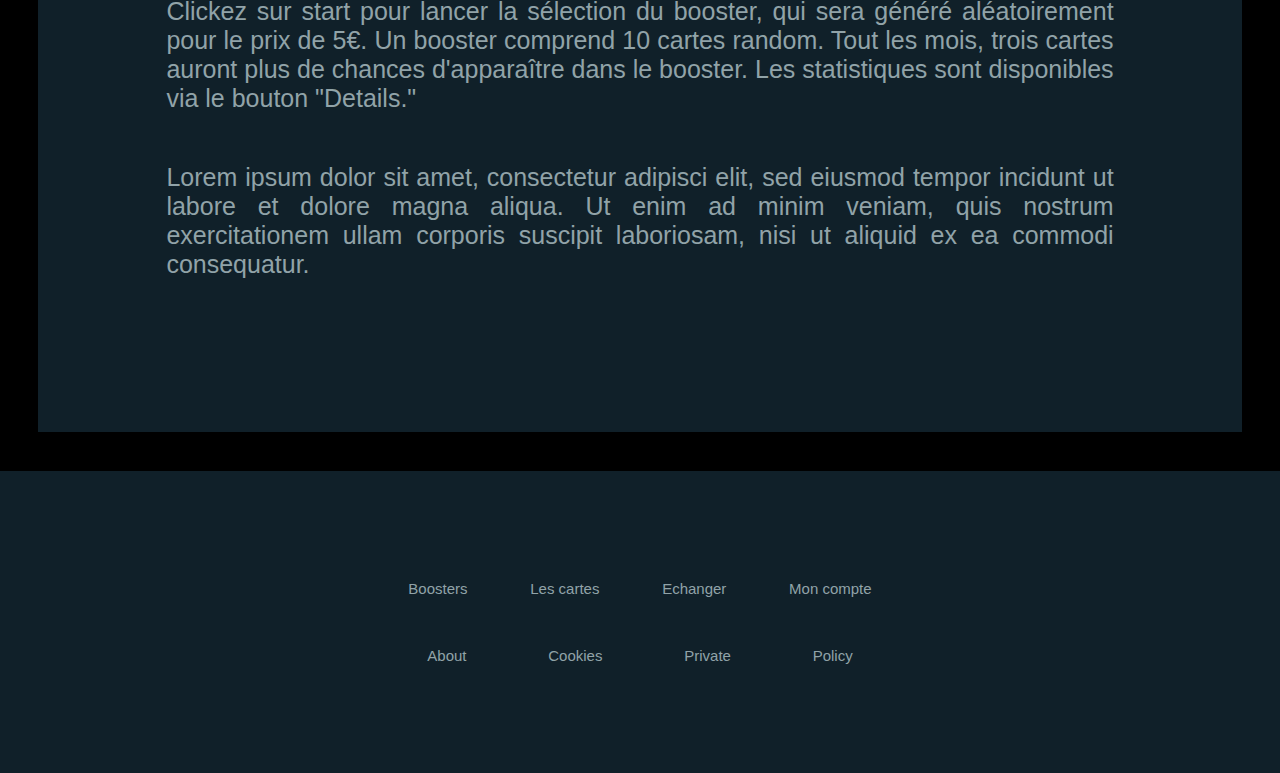
<file: HpJs/boosters.html>
<html>
    <head>

        <meta charset="utf-8">
        <link rel="stylesheet" href="https://cdn.jsdelivr.net/npm/swiper@11/swiper-bundle.min.css" />
        <link rel="stylesheet" href="style.css">
        <meta name="viewport" content="width=device-width, initial-scale=1, minimum-scale=1, maximum-scale=1" />
        <link rel="stylesheet" href="https://cdnjs.cloudflare.com/ajax/libs/font-awesome/6.5.1/css/all.min.css">
        <link rel="stylesheet" href="https://cdn.jsdelivr.net/npm/swiper@11/swiper-bundle.min.css" />
    

    </head>
    <body>

        <nav class="nav">
            
            <a href="index.html" class="text"><img src="medias/Hp-logo.png" alt="logo" class="logo" ></a>
    
            <!--
            <button class="buttonDark" onclick="lightMode()"></button>
            -->
    
            <img class="darkLight" src="medias/darkLight2.svg"  onclick="lightMode()">
    
    
            <a class="active" href="#"><i class="fa fa-fw fa-home"></i></a>        
    
            
    
            <ul class="menu_deroulant">
                <li>
                    <a href="boosters.html" class="text">Boosters</a>
                </li>
                <li>
                    <a href="lescartes.html" class="text">Les cartes</a>
                </li>
                <li>
                    <a href="connexion.html" class="text">Echanger</a>
                </li>
                <li>
                    <a href="connexion.html" class="text">Mon Compte</a>
                    
                    <ul class="deroulant">
                        <li><a href="connexion.html" class="text">Se connecter</a></li>
                        <li><a href="#" class="text">Mes échanges</a></li>
                        <li><a href="#" class="text">Mon deck</a></li>
                        <li><a href="#" class="text">Paramètres</a></li>
                    </ul>
                
                </li>
            </ul>
    
        </nav>

        <div class="flex-container2">
            <img src="medias/Hp-decks.jpg" alt="Banner" class="img-responsive">
        </div>

        <div class="flex-container7">
            <div class="booster_gacha">
                <img src="medias/Harry_Potter_Card.webp" alt="Banner" class="booster">
                <a href="connexion.html" class="button"> Start </a>
                <a href="#" class="button"> Détails </a>
            </div>
            <div class="gacha_cards">
                    <img src="medias/Rubeus_Hagrid_Card.webp" alt="Banner" class="cards2">
                    <img src="medias/Grawp_Card.webp" alt="Banner" class="cards2">
                    <img src="medias/Cassandra_Vole_Card.webp" alt="Banner" class="cards2">
                    <img src="medias/Frey_Twins_Card.webp" alt="Banner" class="cards2">
                    <img src="medias/Luna_Lovegood_Card.webp" alt="Banner" class="luna">
            </div>
        </div>

        <div class="flex-container9">
            <div class="Text_booster">
                <p class="t_1">
                    Clickez sur start pour lancer la sélection du booster, qui sera généré aléatoirement pour le prix de 5€.
                    Un booster comprend 10 cartes random. Tout les mois, trois cartes auront plus de chances d'apparaître dans le booster.
                    Les statistiques sont disponibles via le bouton "Details."
                </p>
                <p class="t_2">
                    Lorem ipsum dolor sit amet, consectetur adipisci elit, 
                    sed eiusmod tempor incidunt ut labore et dolore magna aliqua. 
                    Ut enim ad minim veniam, quis nostrum exercitationem ullam corporis 
                    suscipit laboriosam, nisi ut aliquid ex ea commodi consequatur.
                </p>
            </div>
        </div>


        <footer class="every">

            <ul class="footer_menu">
                <li><a href="boosters.html">Boosters</a></li>
                <li><a href="lescartes.html">Les cartes</a></li>
                <li><a href="connexion.html">Echanger</a></li>
                <li><a href="connexion.html">Mon compte</a></li>
            </ul>

            <ul class="footer">
                <li><a href="">About</a></li>
                <li><a href="">Cookies</a></li>
                <li><a href="">Private</a></li>
                <li><a href="">Policy</a></li>
            </ul>


        </footer>


        <script src="https://cdn.jsdelivr.net/npm/swiper@11/swiper-bundle.min.js"></script>
        <script src="main.js"></script>
    
    </body>

</html>
</file>
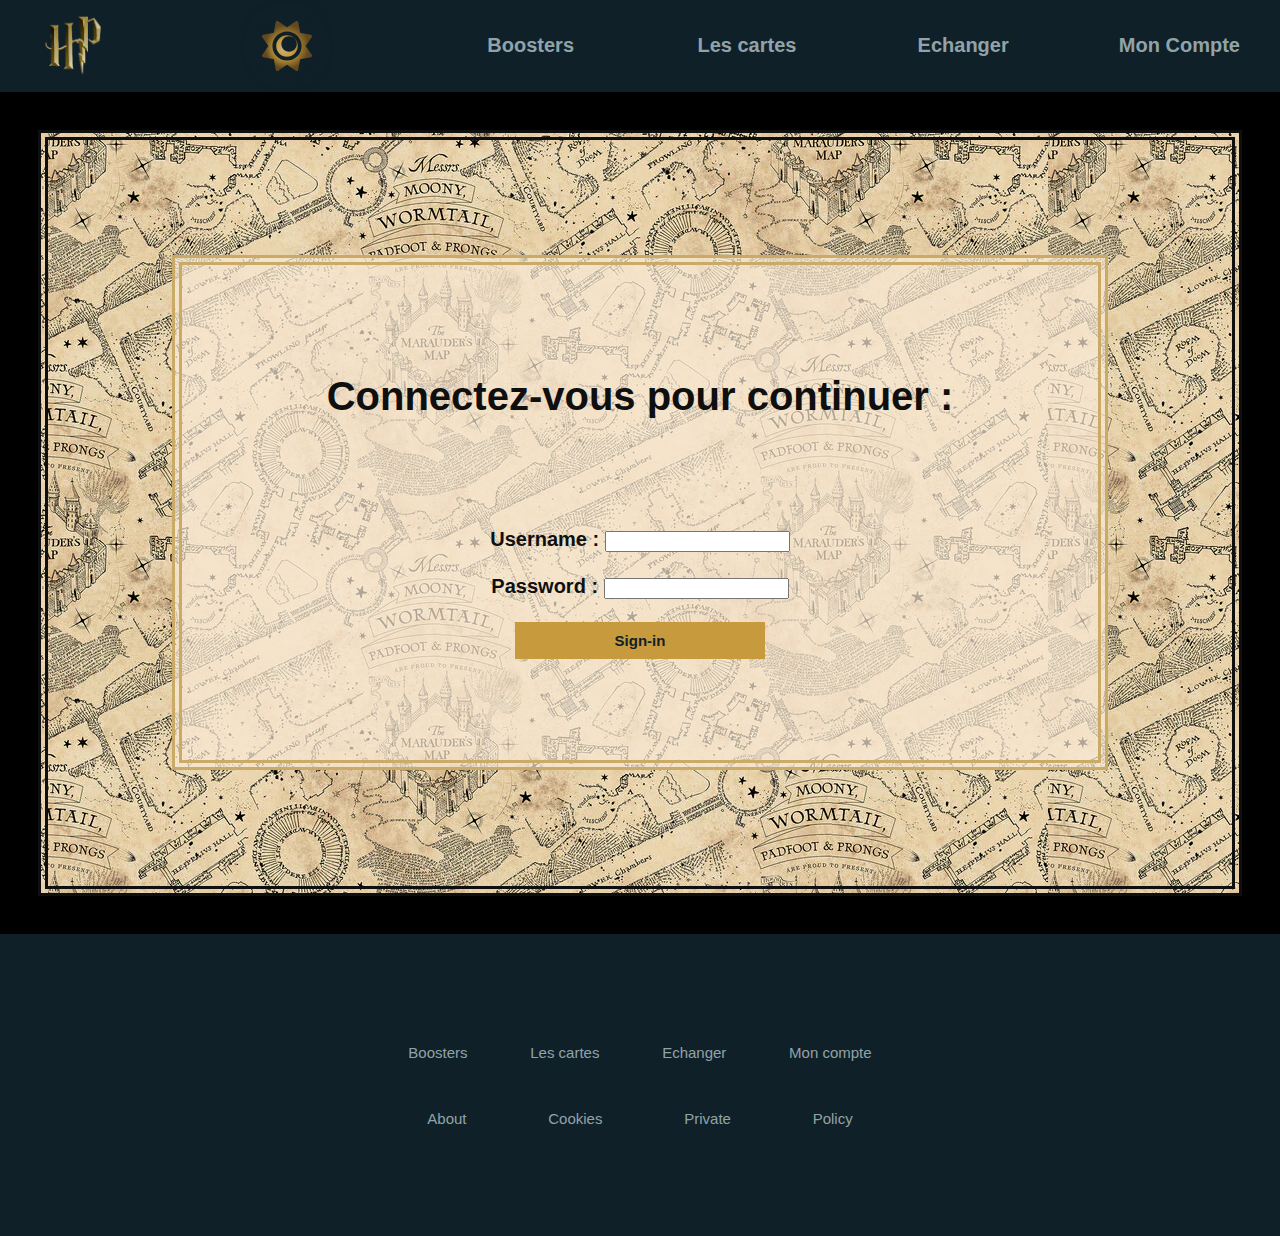
<file: HpJs/connexion.html>
<html>
    <head>

        <meta charset="utf-8">
        <link rel="stylesheet" href="https://cdn.jsdelivr.net/npm/swiper@11/swiper-bundle.min.css" />
        <link rel="stylesheet" href="style.css">
        <meta name="viewport" content="width=device-width, initial-scale=1, minimum-scale=1, maximum-scale=1" />
        <link rel="stylesheet" href="https://cdnjs.cloudflare.com/ajax/libs/font-awesome/6.5.1/css/all.min.css">
        <link rel="stylesheet" href="https://cdn.jsdelivr.net/npm/swiper@11/swiper-bundle.min.css" />
            
    </head>

    <body>
        
        <nav class="nav">

        
            <a href="index.html" class="text"><img src="medias/Hp-logo.png" alt="logo" class="logo" ></a>
    
            <!--
            <button class="buttonDark" onclick="lightMode()"></button>
            -->
    
            <img class="darkLight" src="medias/darkLight2.svg"  onclick="lightMode()">
    
    
            <a class="active" href="#"><i class="fa fa-fw fa-home"></i></a>        
    
            
    
            <ul class="menu_deroulant">
                <li>
                    <a href="boosters.html" class="text">Boosters</a>
                </li>
                <li>
                    <a href="lescartes.html" class="text">Les cartes</a>
                </li>
                <li>
                    <a href="connexion.html" class="text">Echanger</a>
                </li>
                <li>
                    <a href="connexion.html" class="text">Mon Compte</a>
                    
                    <ul class="deroulant">
                        <li><a href="connexion.html" class="text">Se connecter</a></li>
                        <li><a href="#" class="text">Mes échanges</a></li>
                        <li><a href="#" class="text">Mon deck</a></li>
                        <li><a href="#" class="text">Paramètres</a></li>
                    </ul>
                
                </li>
            </ul>
    
        </nav>

        <div class="connexion">

            <div class="bckg">
                <h1> Connectez-vous pour continuer :</h1>

                <form action="#" method="get" class="form">
                    <label for="username">Username :</label>
                    <input type="text" id="username" name="username"><br><br>
                    <label for="password">Password :</label>
                    <input type="text" id="password" name="password"><br><br>
                    <input type="submit" value="Sign-in" class="submit">
    
                </form>
            </div>

        </div>

        <footer class="every">

            <ul class="footer_menu">
                <li><a href="boosters.html">Boosters</a></li>
                <li><a href="lescartes.html">Les cartes</a></li>
                <li><a href="connexion.html">Echanger</a></li>
                <li><a href="connexion.html">Mon compte</a></li>
            </ul>
    
            <ul class="footer">
                <li><a href="">About</a></li>
                <li><a href="">Cookies</a></li>
                <li><a href="">Private</a></li>
                <li><a href="">Policy</a></li>
            </ul>
    
    
        </footer>

        <script src="https://cdn.jsdelivr.net/npm/swiper@11/swiper-bundle.min.js"></script>
        <script src="main.js"></script>
    </body>
</html>
</file>
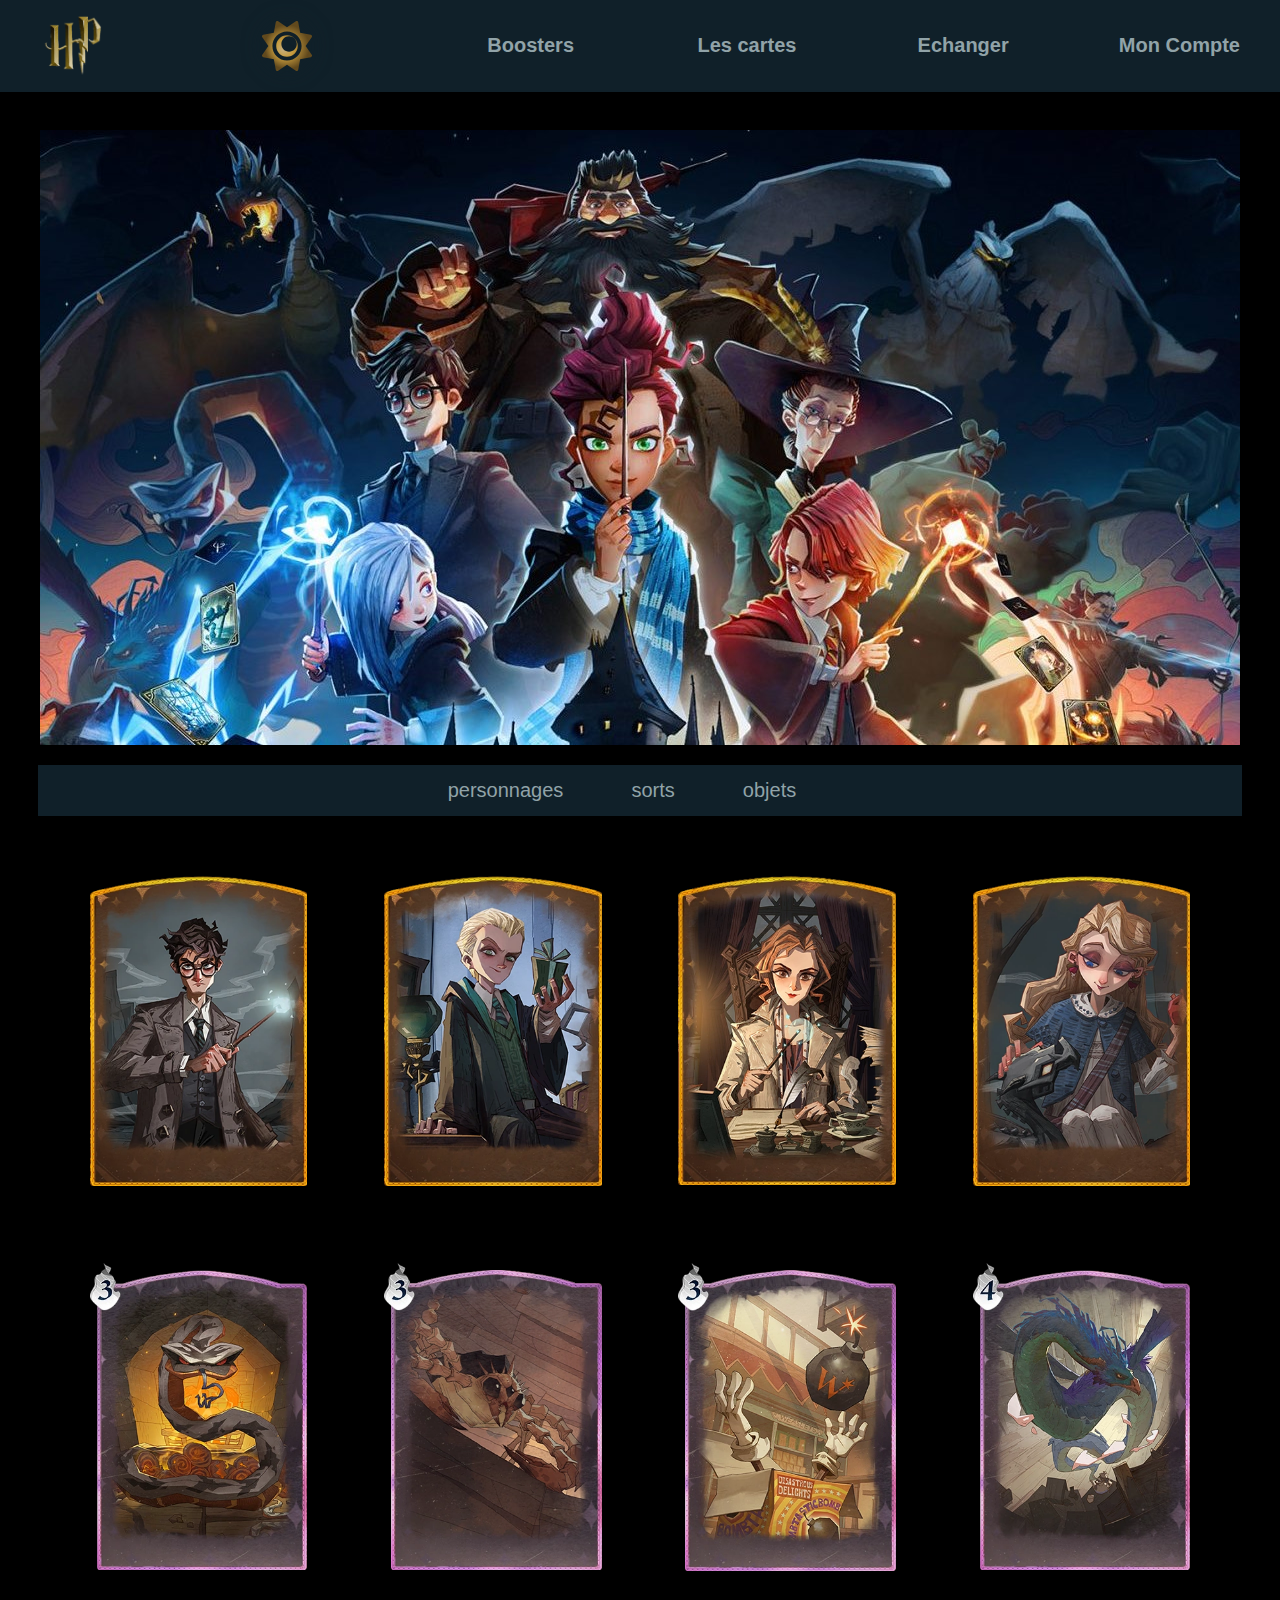
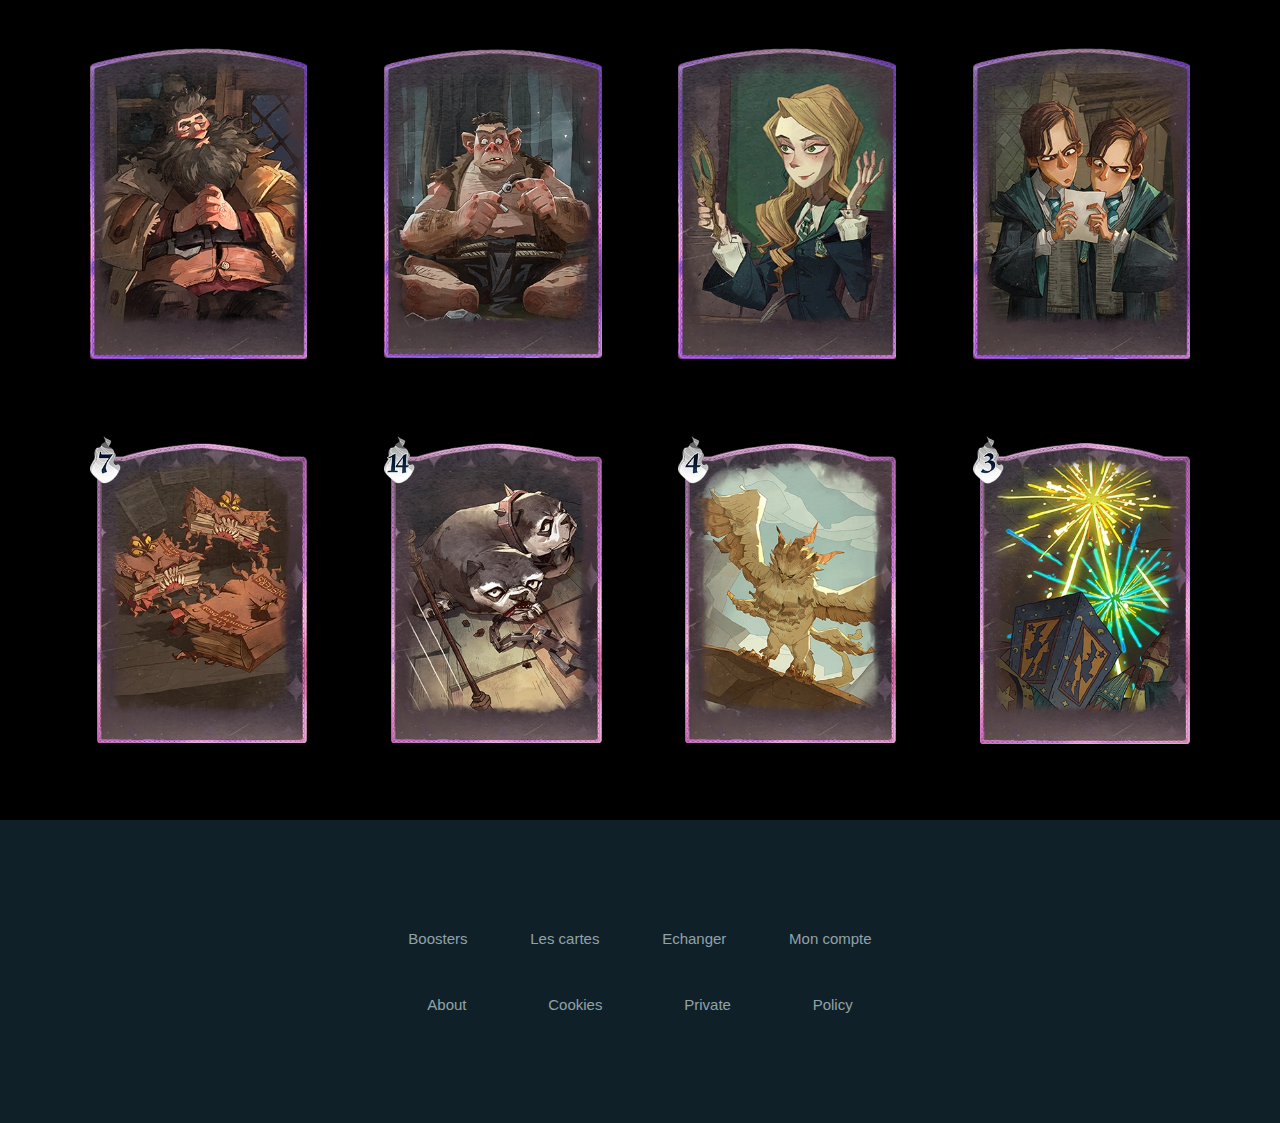
<file: HpJs/lescartes.html>
<html>
    <head>

        <link rel="stylesheet" href="style.css">
        <meta charset="utf-8">
        <meta name="viewport" content="width=device-width, initial-scale=1.0">
        <link rel="stylesheet" href="https://cdnjs.cloudflare.com/ajax/libs/font-awesome/6.5.1/css/all.min.css">


    </head>
    <body>

        <nav class="nav">
        
            <a href="index.html" class="text"><img src="medias/Hp-logo.png" alt="logo" class="logo" ></a>
    
            <!--
            <button class="buttonDark" onclick="lightMode()"></button>
            -->
    
            <img class="darkLight" src="medias/darkLight2.svg"  onclick="lightMode()">
    
    
            <a class="active" href="#"><i class="fa fa-fw fa-home"></i></a>        
    
            
    
            <ul class="menu_deroulant">
                <li>
                    <a href="boosters.html" class="text">Boosters</a>
                </li>
                <li>
                    <a href="lescartes.html" class="text">Les cartes</a>
                </li>
                <li>
                    <a href="connexion.html" class="text">Echanger</a>
                </li>
                <li>
                    <a href="connexion.html" class="text">Mon Compte</a>
                    
                    <ul class="deroulant">
                        <li><a href="connexion.html" class="text">Se connecter</a></li>
                        <li><a href="#" class="text">Mes échanges</a></li>
                        <li><a href="#" class="text">Mon deck</a></li>
                        <li><a href="#" class="text">Paramètres</a></li>
                    </ul>
                
                </li>
            </ul>
    
        </nav>

        <div class="flex-container2">
            <img src="medias/Hp-image.jpg" alt="Banner" class="img-responsive">
        </div>


        <div class="filtre">
            <ul class="filtre-text">
                <li class="li">personnages</li>
                <li class="li">sorts</li>
                <li class="li">objets</li>
            </ul>
        </div>

        <div class="flex-container3">
            <img src="medias/Harry_Potter_Card.webp" alt="Banner" class="cards" id="cards3" onclick="hideHarry()">
            <div id="harry" class="info"></div>
            <img src="medias/Malfoy_Gang_Card.webp" alt="Banner" class="cards" id="cards3" onclick="hideDraco()">
            <div id="draco" class="info"></div>
            <img src="medias/Hermione_Granger_Card.webp" alt="Banner" class="cards" id="cards3" onclick="hideHermi()">
            <div id="hermione" class="info"></div>
            <img src="medias/Luna_Lovegood_Card.webp" alt="Banner" class="cards" id="cards3" onclick="hideLuna()">
            <div id="luna" class="info"></div>
        </div>


        <div class="flex-container3">
            <img src="medias/Card_Ashwinder.webp" alt="Banner" class="cards" id="cards3">
            <img src="medias/Card_Baby_Manticores.webp" alt="Banner" class="cards" id="cards3">
            <img src="medias/Card_Bombtastic_Bomb_Box.webp" alt="Banner" class="cards" id="cards3">
            <img src="medias/Occamy_Card.webp" alt="Banner" class="cards" id="cards3">
        </div>
        <div class="flex-container3">
            <img src="medias/Rubeus_Hagrid_Card.webp" alt="Banner" class="cards" id="cards3">
            <img src="medias/Grawp_Card.webp" alt="Banner" class="cards" id="cards3">
            <img src="medias/Cassandra_Vole_Card.webp" alt="Banner" class="cards" id="cards3">
            <img src="medias/Frey_Twins_Card.webp" alt="Banner" class="cards" id="cards3">
        </div>
        <div class="flex-container3">
            <img src="medias/Stack_of_Monster_Book_of_Monsters_Card.webp" alt="Banner" class="cards" id="cards3">
            <img src="medias/Three-Headed_Puppy_Card.webp" alt="Banner" class="cards" id="cards3">
            <img src="medias/Thunderbird_Card.webp" alt="Banner" class="cards" id="cards3">
            <img src="medias/Weasley's_Firework_Box_Card.webp" alt="Banner" class="cards" id="cards3">
        </div>

        <footer class="every">

            <ul class="footer_menu">
                <li><a href="boosters.html">Boosters</a></li>
                <li><a href="lescartes.html">Les cartes</a></li>
                <li><a href="connexion.html">Echanger</a></li>
                <li><a href="connexion.html">Mon compte</a></li>
            </ul>
    
            <ul class="footer">
                <li><a href="">About</a></li>
                <li><a href="">Cookies</a></li>
                <li><a href="">Private</a></li>
                <li><a href="">Policy</a></li>
            </ul>
    
    
        </footer>

        <script src="https://cdn.jsdelivr.net/npm/swiper@11/swiper-bundle.min.js"></script>
        <script src="main.js"></script>
    </body>

</html>
</file>
<file: HpCards/style.css>
*{
    box-sizing: border-box;
    margin: 0;
    padding: 0;
}

body{
    background-color: #0f0f0f;
    font-family: Arial, Helvetica, sans-serif;

}

/*bar de navigation*/
nav{
    display: flex;
    background-color: #102029;
    align-items: center;
    padding-left: 2%;
    padding-right: 2%;
    justify-content: space-between;
}

.active{
    display: none;
}

/*supprime les points de la liste "li"*/
ul{
    display: flex;
    list-style-type: none;
    padding: 0;
    justify-content: center;
}

/*Menu et menu déroulant*/
.wrap{
    display: flex;
    background-color: #102029;
    padding-left: 2%;
    padding-right: 2%;
    z-index: 99;
    position: relative;
    align-items: center;
    width: 100%;
    justify-content: space-between;
}

.menu_deroulant{
    font-size: 60px;
    width: 65%;
    height: 50px;
    padding: 0;
    margin: 0;
    display: flex;
    justify-content: space-between;
}

.menu_deroulant li {
    height: auto;
    text-align: left;
    list-style: none;
    font: normal bold 13px/1em Arial, Verdana, Helvetica;
    padding: 0;
    margin: 0;
    text-align: center;
    display: flex;
    flex-direction: column;
    width: 150px;

 
}

.menu_deroulant a {
    padding: 18px 0;
    text-decoration: none;
    color: #91a3a8;
    display: block;
    text-align: center;
  }



.menu_deroulant li ul {
    display: none;
    height: auto;
    margin: 0;
    padding: 0;
   
    background-color: #51656b;
  }

  .menu_deroulant li:hover ul {
    display: block;
    width: 150px;
    background-color: #51656b;
    justify-content: center;
  }

  .deroulant a {
    font-size: 17px;
    color: #102029;
  }
  .menu_deroulant li ul li {
    display: flex;
 
    background-color: #51656b;
  }
nav a{
    float: right;
    color: #91a3a8;
    text-align: right;
    padding: 14px 16px;
    text-decoration: none;
    font-size: 20px;
    font-family: 'HarryP', sans-serif;
    
}

nav a:hover{
    color: #c9aa66;
}



/*
li:hover {
    background-color: #51656b;
    color: black;
  }
*/

  /*taille du logo*/
.logo {
    display: flex;
    width: 60px;
    height:fit-content;
    margin-right: 3%;

}

.logo:hover {
    background-color: #102029;
}

/*tout les flex container*/
.flex-container,.flex-container2,.flex-container3,.flex-container4 {
    display: flex;
    flex-direction: vertical;
    justify-content: center;
    align-items: center;
}


.img-responsive,.cards{
    width: 100%;
    height: auto;
    margin-left: 5%;
    margin-right: 5%;
}

.img-responsive{
    margin-top: 3%;
}

.cards{
    margin: 5%;
}

/*
.text-1{
    width: 100%;
    margin-right: 5%;
    margin-top: 5%;
    font-size: 20px;
    float: left;

}

.text-1{
    margin-left: 5%;
    display: flex;
}


.text{
    padding: 3%;
    text-align: justify;
    float: left;
    width: 50%;
    background-color: #102029;
    display: flex;
}
*/

.flex-container4{
    background-color: #102029;
    padding: 3%;
    margin-left: 3%;
    margin-right: 3%;
    text-align: justify;
    font-size: 25px;
    font-family: Arial, Helvetica, sans-serif;
    color: #91a3a8;
    width: 47%;
    aspect-ratio: 1/1;
}

.flex-container5 {
    margin-top: 3%;
}


/*text du footer*/
.footer{
    display: flex;
    margin-top: 3%;
    clear:right;
    justify-content: space-evenly;
    width: 50%;

}

footer{
    display: flex;
    background-color: #102029;
    height: 200px;
    align-items: center;
    padding-left: 2%;
    padding-right: 2%;
    margin-top: 3%;
    justify-content: center;
    flex-direction: column;
    padding: 4%;
}


.footer_menu {
    width: 50%;
    display: flex;
    clear:right;
    justify-content: space-evenly;
}


a{
    display: flex;
    text-decoration: none;
    color: #91a3a8;
    font-size: 15px;
}

.Text{
    display: flex;
    width: 44%;
}



/*Page : Booster*/

.booster_gacha{
    width: 20%;
    padding-left: 3%;
    padding-right: 3%;
    padding-top: 3%;
}

.button:hover{
    transform: scale(1.1);
 }

.booster {
    display: flex;
    width: 100%;
    justify-content: left;
}

.button {
    display: block;
    background-color: #c79b3d;
    border: 0px;
    padding: 10px;
    width: 100%;
    margin-top: 10px;
    text-align:  center;
    color: #102029;
}

.gacha_cards{
    width: 100%;
    display: flex;
    border-right: 3px #c9aa66 solid;
    border-left: 3px #c9aa66 solid;
    border-top: 3px #c9aa66 solid;
    border-bottom:  3px #c9aa66 solid;
    justify-content: right;
    margin-top: 3%;
    margin-right: 3%;
}

.flex-container7{
    width: 100%;
    display: flex;
}

.cards2, .luna{
    width: 100%;
    height: auto;
    padding-top: 5%;
    padding-bottom: 5%;
    padding-left: 5%;
}

.luna{
    padding-right: 5%;
}

.flex-container8{
    width: min-content;
    background-color: #91a3a8;
}

.flex-container5{
    display: flex;
}

.Text_booster{
    background-color: #102029;
    padding: 10%;
    margin-top: 3%;
    margin-left: 3%;
    text-align: justify;
    font-size: 25px;
    font-family: Arial, Helvetica, sans-serif;
    color: #91a3a8;
    width: 93%;
    aspect-ratio: 6/2;
    display: flex;
    flex-direction: column;
    justify-content: center;

}


/*Page : les sorts*/

.filtre{
    font-family: Arial, Helvetica, sans-serif;
    font-size: 20px;
    background-color: #102029;
    margin-left: 3%;
    margin-right: 3%;

}

.li{
    margin-right: 3%;
    padding: 14px 16px;
    color: #91a3a8;
}

.li:hover {
    color: #c9aa66;
  }

.cards:hover{
   /* box-shadow: 10px 10px #c79b3d; */

   filter: drop-shadow(0.5rem 0.5rem 10px  #c79b3d);
   transform: scale(1.1);

}

  /* Mon compte*/

.connexion {
    font-family: Arial, Helvetica, sans-serif;
    font-size: 20px;
    background-image: url(media/Mischief_Managed.webp);
    margin-left: 3%;
    margin-right: 3%;
    margin-top: 3%;
    padding: 9%;
    display: flex;
    justify-content: center;
    aspect-ratio: 1.85/1;
    text-align: center;
    border-style: double;
    border-width: 10px;
    border-color: #0f0f0f;
}

.bckg{
    display: flex;
    flex-direction: column;
    justify-content: space-evenly;
    background-color: hsl(34, 78%, 91%, 70%);
    aspect-ratio: 1.85/1;
    border-style: double;
    border-width: 10px;
    border-color: #c9aa66;
}

.submit{
    display: flex;
    background-color: #c79b3d;
    border: 0px;
    padding: 10px;
    width: 250px;
    margin: auto;
    text-align:  center;
    color: #102029;
    font-family: Arial, Helvetica, sans-serif;
    font-size: 15px;
    font-weight: bold;

}

.submit:hover{
    transform: scale(1.1);
    cursor: url(/media/harry_potter_wand.png), auto;
 }

.form{
    font-weight: bold;
}





  /*partie responsive*/

@media screen and (max-width:800px) {
    .bloc-1,.bloc-3,.bloc-4{
        margin: 3%;
        align-self: start;
    }
    .bloc-4{
        margin-top: 0%;
    }
    .img-responsive{
        margin-left: 3%;
        margin-right: 3%;
        align-self: start;
    }
    .bloc-2,.text-1{
        margin-right: 3%;
        margin-top: 3%;
        align-self: start;
    }
    .text-1{
        margin-left: 3%;
    }
 
    .cards{
        margin: 3%;
    }

    nav a{
        float: right;
        text-align: right;
        padding: 14px 16px;
        text-decoration: none;
        flex-wrap: wrap;
        flex-direction: column;
        
    }

    .menu{
        flex-flow: column wrap;
        display: none;
    }

    .text-1{
        margin-left: 5%;
    }

    .flex-container7{
        display: flex;
        flex-wrap: wrap;
        flex-direction: column;
    }

    .gacha_cards{
        display: flex;
        flex-wrap: wrap;
        flex-direction: column;
        padding: 5%;

    }

    .cards2{
        padding-right: 5%;
    }

    .booster_gacha{
        width: 100%;
        padding: 10%;
    }

    .flex-container5{
        width: 91%;
        flex-wrap: wrap;
        flex-direction: column;
        margin: 5%;
        display: flex;
    }

    .flex-container4{
        display: flex;
        width: 91%;
        flex-wrap: wrap;
        flex-direction: column;
        display: flex;
        margin-left: 24px;
        margin-bottom: 50px;
        justify-content: center;
    }

    .Text{
        display: flex;
        justify-content: right;
        padding: 5px;
        width: auto;
        width: 91%;
        margin-left: 4%;
    }

    .active{
        display: flex;
        font-size: 30px;
    }

    /*menu déroulant*/
    .menu_deroulant{
        flex-flow: column wrap;
        display: none;
    }

    .connexion{
        padding: 0%;
    }

.bckg{
    width: 100%;
}

    h1 {
        font-size: 20px;
    }

    .form{
        font-size: 15px;
    }

}



@media screen and (min-width:800px) {
    .bloc-1,.bloc-3,.bloc-4{
        margin: 3%;
        align-self: start;
    }
    .bloc-4{
        margin-top: 0%;
    }
    .img-responsive{
        margin-left: 3%;
        margin-right: 3%;
        align-self: start;
    }
    .bloc-2,.text-1{
        margin-right: 3%;
        margin-top: 3%;
        align-self: start;
    }
    .text-1{
        margin-left: 3%;
    }
    .cards{
        margin: 3%;
    }
}
</file>
<file: HpJs/style.css>
/* dark mode */

  .dark_mode {
    background-color:#51656b;
    color:#102029;
  }
  .dark_mode_body {
    background-color:#bfd1cb;
    color:#102029;
  }

  .every.dark_mode_every {
    background-color:#51656b;
    color:#102029;
  }

  .flex-container4.dark_mode_flex {
    background-color:#51656b;
    color:#102029;
  }

  .menu_deroulant.dark_mode_menu {
    background-color: #51656b;
    color:#102029;
  }

  .dark_mode a {
    color:#102029;
  }

  .dark_mode_every a {
    color:#102029;
  }

  .dark_mode_filtre {
    background-color: #51656b;
    color:#102029;
  }

  html,body {
    position: relative;
    height: 100%;
  }


  .darkLight {
    width: 50px;

    filter: drop-shadow(0rem 0rem 10px #102029);

  
  }
 

  /*body*/

  body {
    background:#000000;
    font-family: Helvetica Neue, Helvetica, Arial, sans-serif;
    font-size: 14px;
    color: #fff;
    margin: 0;
    padding: 0;

  }

  .turquoise {

    color: #102029;

  }


  /* navigation */


nav{
    display: flex;
    background-color: #102029;
    align-items: center;
    padding-left: 2%;
    padding-right: 2%;
    justify-content: space-between;
 
}

.text {
  font-size: 20px;
  font-family: 'HarryP', sans-serif;
  text-align: right;
  padding: 14px 16px;
  text-decoration: none;
}

nav.text {
  float: right;
}

.nav .dark_mode{
    background-color: #91a3a8;
    color: #102029;
}

/* menu deroulant */

.active{
  display: none;
}

.wrap{
  display: flex;
  background-color: #102029;
  padding-left: 2%;
  padding-right: 2%;
  z-index: 99;
  position: relative;
  align-items: center;
  width: 100%;
  justify-content: space-between;
}

.menu_deroulant{
  font-size: 60px;
  width: 65%;
  height: 50px;
  padding: 0;
  margin: 0;
  display: flex;
  justify-content: space-between;
}

.menu_deroulant li {
  height: auto;
  text-align: left;
  list-style: none;
  font: normal bold 13px/1em Arial, Verdana, Helvetica;
  padding: 0;
  margin: 0;
  text-align: center;
  display: flex;
  flex-direction: column;
  width: 150px;
  position: relative;

}

.menu_deroulant a {
  padding: 18px 0;
  text-decoration: none;
  display: block;
  text-align: center;
}



.menu_deroulant li ul {
  display: none;
  height: auto;
  margin: 0;
  padding: 0;
 
  background-color: #51656b;
}

.menu_deroulant li:hover ul {
  display: block;
  width: 150px;
  background-color: #51656b;
  justify-content: center;
}

.deroulant a {
  font-size: 17px;
  color: #102029;
}
.menu_deroulant li ul li {
  display: flex;

  background-color: #51656b;
}


/*supprime les points de la liste "li"*/

ul{
    display: flex;
    list-style-type: none;
    padding: 0;
    justify-content: center;
}


nav a:hover{
    color: #c9aa66;
}

/*carrousel*/


.swiper {
    margin-top: 5%;
    display: flex;
    aspect-ratio: 3/1;
  }

  .swiper-slide {
    text-align: center;
    font-size: 18px;
    display: flex;
    justify-content: center;
    align-items: center;
    background-color: none;
    height: 100%;
  }


  .swiper-slide img {
    display: flex;
    height: 100%;
    object-fit: cover;
    flex-direction: vertical;
  }
/*
  .swiper-slide2 {
    display: flex;
    flex-direction: vertical;
    justify-content: center;
    align-items: center;
    flex-direction: row;
}
*/

  /*images responsive*/

  .img-responsive, .cards{
    width: 100%;
    height: auto;
    margin-left: 5%;
    margin-right: 5%;
    display: flex;
}

.img-responsive{
    margin-top: 3%;
}

.cards{
  margin: 3%;
  width: 17%;
}

.cards2, .luna{
  width: 100%;
  height: auto;
  padding-top: 5%;
  padding-bottom: 5%;
  padding-left: 5%;
}



/*cards hover*/

.cards:hover{
  /* box-shadow: 10px 10px #c79b3d; */

  filter: drop-shadow(0.5rem 0.5rem 10px  #c79b3d);
  transform: scale(1.1);

}


  /*taille du logo*/

.logo {
    display: flex;
    width: 60px;
    height:fit-content;
    margin-right: 3%;

}

/* flex container */

.flex-container {
  display: flex;
  flex-direction: vertical;
  justify-content: center;
  align-items: center;
}

.flex-container1 {
  display: flex;
  flex-direction: vertical;
  justify-content: center;
  align-items: center;
}

.flex-container2 {
  display: flex;
  flex-direction: vertical;
  justify-content: center;
  align-items: center;
}


.flex-container3, .flex-container6 {
  display: flex;
  flex-direction: vertical;
  justify-content: center;
  align-items: center;
}


.flex-container4 {
  display: flex;
  flex-direction: vertical;
  justify-content: center;
  align-items: center;
}

.flex-container4{
  background-color: #102029;
  padding: 3%;
  margin-left: 3%;
  margin-right: 3%;
  text-align: justify;
  font-size: 25px;
  font-family: Arial, Helvetica, sans-serif;
  color: #91a3a8;
  width: 47%;
  aspect-ratio: 1/1;
}

.flex-container5 {
  margin-top: 3%;
  display: flex;
}


.flex-container7{
  width: 100%;
  display: flex;
}

.flex-container8{
  width: min-content;
  background-color: #91a3a8;
}

.flex-container9 {
  margin-top: 3%;
  display: flex;
}



/* footer */
.footer{
  display: flex;
  margin-top: 3%;
  clear:right;
  justify-content: space-evenly;
  width: 50%;

}

.every{
  display: flex;
  background-color: #102029;
  height: 200px;
  align-items: center;
  padding-left: 2%;
  padding-right: 2%;
  margin-top: 3%;
  justify-content: center;
  flex-direction: column;
  padding: 4%;
}


.footer_menu {
  width: 50%;
  display: flex;
  clear:right;
  justify-content: space-evenly;
}


a{
  display: flex;
  text-decoration: none;
  color: #91a3a8;
  font-size: 15px;
}

/*booster*/

.booster_gacha{
  width: 20%;
  padding-left: 3%;
  padding-right: 3%;
  padding-top: 3%;
}

.button:hover{
  transform: scale(1.1);
}

.booster {
  display: flex;
  width: 100%;
  justify-content: left;
}

.button {
  display: block;
  background-color: #c79b3d;
  border: 0px;
  padding: 10px;
  width: 96%;
  margin-top: 10px;
  text-align:  center;
  color: #102029;
}

.gacha_cards{
  width: 100%;
  display: flex;
  border-right: 3px #c9aa66 solid;
  border-left: 3px #c9aa66 solid;
  border-top: 3px #c9aa66 solid;
  border-bottom:  3px #c9aa66 solid;
  justify-content: right;
  margin-top: 3%;
  margin-right: 3%;
}


.cards2, .luna{
  width: 100%;
  height: auto;
  padding-top: 5%;
  padding-bottom: 5%;
  padding-left: 5%;
}

.luna{
  padding-right: 5%;
}

.Text_booster{
  background-color: #102029;
  padding: 10%;
  margin-top: 3%;
  margin-left: 3%;
  margin-right: 3%;
  text-align: justify;
  font-size: 25px;
  font-family: Arial, Helvetica, sans-serif;
  color: #91a3a8;
  width: 93%;
  aspect-ratio: 6/2;
  display: flex;
  flex-direction: column;
  justify-content: center;

}

/*les cartes*/
.filtre{
  font-family: Arial, Helvetica, sans-serif;
  font-size: 20px;
  background-color: #102029;
  color:#91a3a8;
  margin-left: 3%;
  margin-right: 3%;
}

.li{
  margin-right: 3%;
  padding: 14px 16px;
}

.info{
  display: block;
  background-color: #c79b3d;
  border: 10px;
  padding: 10px;
  width: 13%;
  text-align: center;
  color: #102029;
  margin: 3%;
  border-color: #51656b;
  border-width: medium;
}

#harry{
  display: none;
  aspect-ratio: 2/3;
}
#draco{
  display: none;
  aspect-ratio: 2/3;
}
#hermione{
  display: none;
  aspect-ratio: 2/3;
}
#luna{
  display: none;
  aspect-ratio: 2/3;
  justify-self: flex-end;
}

.info.h1 {
  font-size: medium;
}

  /* Mon compte*/

.connexion {
  font-family: Arial, Helvetica, sans-serif;
  font-size: 20px;
  background-image: url(medias/Mischief_Managed.webp);
  margin-left: 3%;
  margin-right: 3%;
  margin-top: 3%;
  padding: 9%;
  display: flex;
  justify-content: center;
  aspect-ratio: 1.85/1;
  text-align: center;
  border-style: double;
  border-width: 10px;
  border-color: #0f0f0f;
}

.bckg{
  display: flex;
  flex-direction: column;
  justify-content: space-evenly;
  background-color: hsl(34, 78%, 91%, 70%);
  aspect-ratio: 1.85/1;
  border-style: double;
  border-width: 10px;
  border-color: #c9aa66;
  color: #0f0f0f;
}

.submit{
  display: flex;
  background-color: #c79b3d;
  border: 0px;
  padding: 10px;
  width: 250px;
  margin: auto;
  text-align:  center;
  color: #102029;
  font-family: Arial, Helvetica, sans-serif;
  font-size: 15px;
  font-weight: bold;

}

.submit:hover{
  transform: scale(1.1);
  cursor: url(/medias/harry_potter_wand.png), auto;
 }

.form{
  font-weight: bold;
}





/*responsive*/

@media screen and (max-width:800px) {
  .bloc-1,.bloc-3,.bloc-4{
      margin: 3%;
      align-self: start;
  }
  .bloc-4{
      margin-top: 0%;
  }
  .img-responsive{
      margin-left: 3%;
      margin-right: 3%;
      align-self: start;
  }
  .bloc-2,.text-1{
      margin-right: 3%;
      margin-top: 3%;
      align-self: start;
  }
  .text-1{
      margin-left: 3%;
  }

  .cards{
      margin: 3%;
  }

  nav a{
      float: right;
      text-align: right;
      padding: 14px 16px;
      text-decoration: none;
      flex-wrap: wrap;
      flex-direction: column;
      
  }

  .menu{
      flex-flow: column wrap;
      display: none;
  }

  .text-1{
      margin-left: 5%;
  }

  .flex-container7{
      display: flex;
      flex-wrap: wrap;
      flex-direction: column;
      width: 84%;
  }

  .gacha_cards{
    display: flex;
    flex-wrap: wrap;
    flex-direction: column;
    justify-content: center;
    padding-top: 9%;
    padding-right: 10%;
    padding-bottom: 9%;
    margin-left: 5%;
  }

  .cards2{
      padding-right: 5%;
  }

  .booster_gacha{
      width: 100%;
      padding: 10%;
  }

  .flex-container5{
      width: 91%;
      flex-wrap: wrap;
      flex-direction: column;
      margin: 5%;
      display: flex;
  }

  .flex-container4{
      display: flex;
      width: 91%;
      flex-wrap: wrap;
      flex-direction: column;
      display: flex;
      margin-left: 24px;
      margin-bottom: 50px;
      justify-content: center;
  }

  .Text{
      display: flex;
      justify-content: right;
      padding: 5px;
      width: auto;
      width: 91%;
      margin-left: 4%;
  }

  .active{
      display: flex;
      font-size: 30px;
  }

  /*menu déroulant*/
  .menu_deroulant{
      flex-flow: column wrap;
      display: none;
  }

  .connexion{
      padding: 0%;
  }

.bckg{
  width: 100%;
}

h1 {
    font-size: 20px;
}

.form{
    font-size: 15px;
}

.swiper{
  height: 50%;
}

.Text_booster{
  width: 74%;
}

h1{
  font-size: 15px;
}

.flex-container3{
  flex-wrap: wrap;
  flex-direction: row;
  padding-left: 5%;
  padding-left: 5%;

}

#cards3{
  flex: 30%;
  padding: 5%;
  margin: 0%;
}

.info {
  padding: 10%;
  font-size: 20;
}

}

@media screen and (min-width:1580px) {

.swiper{
  height: 100%;
}
}
</file>
